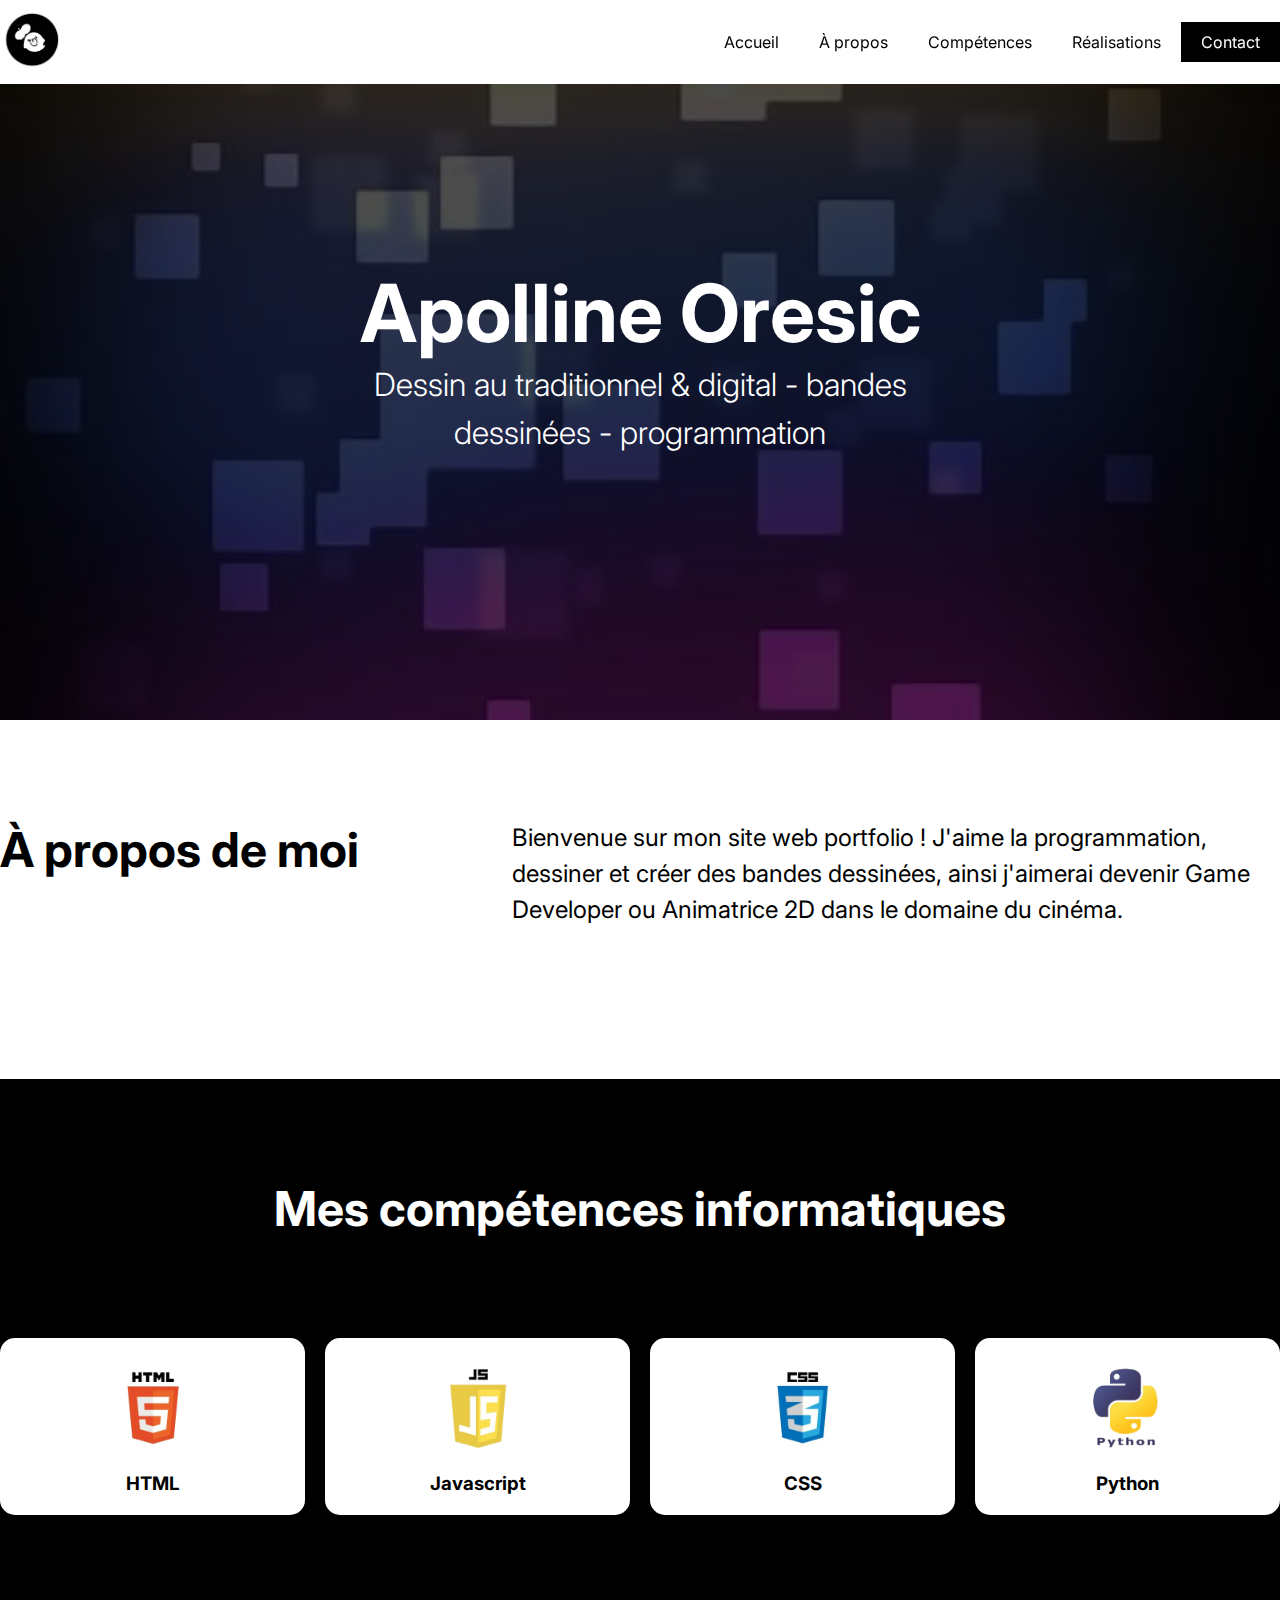
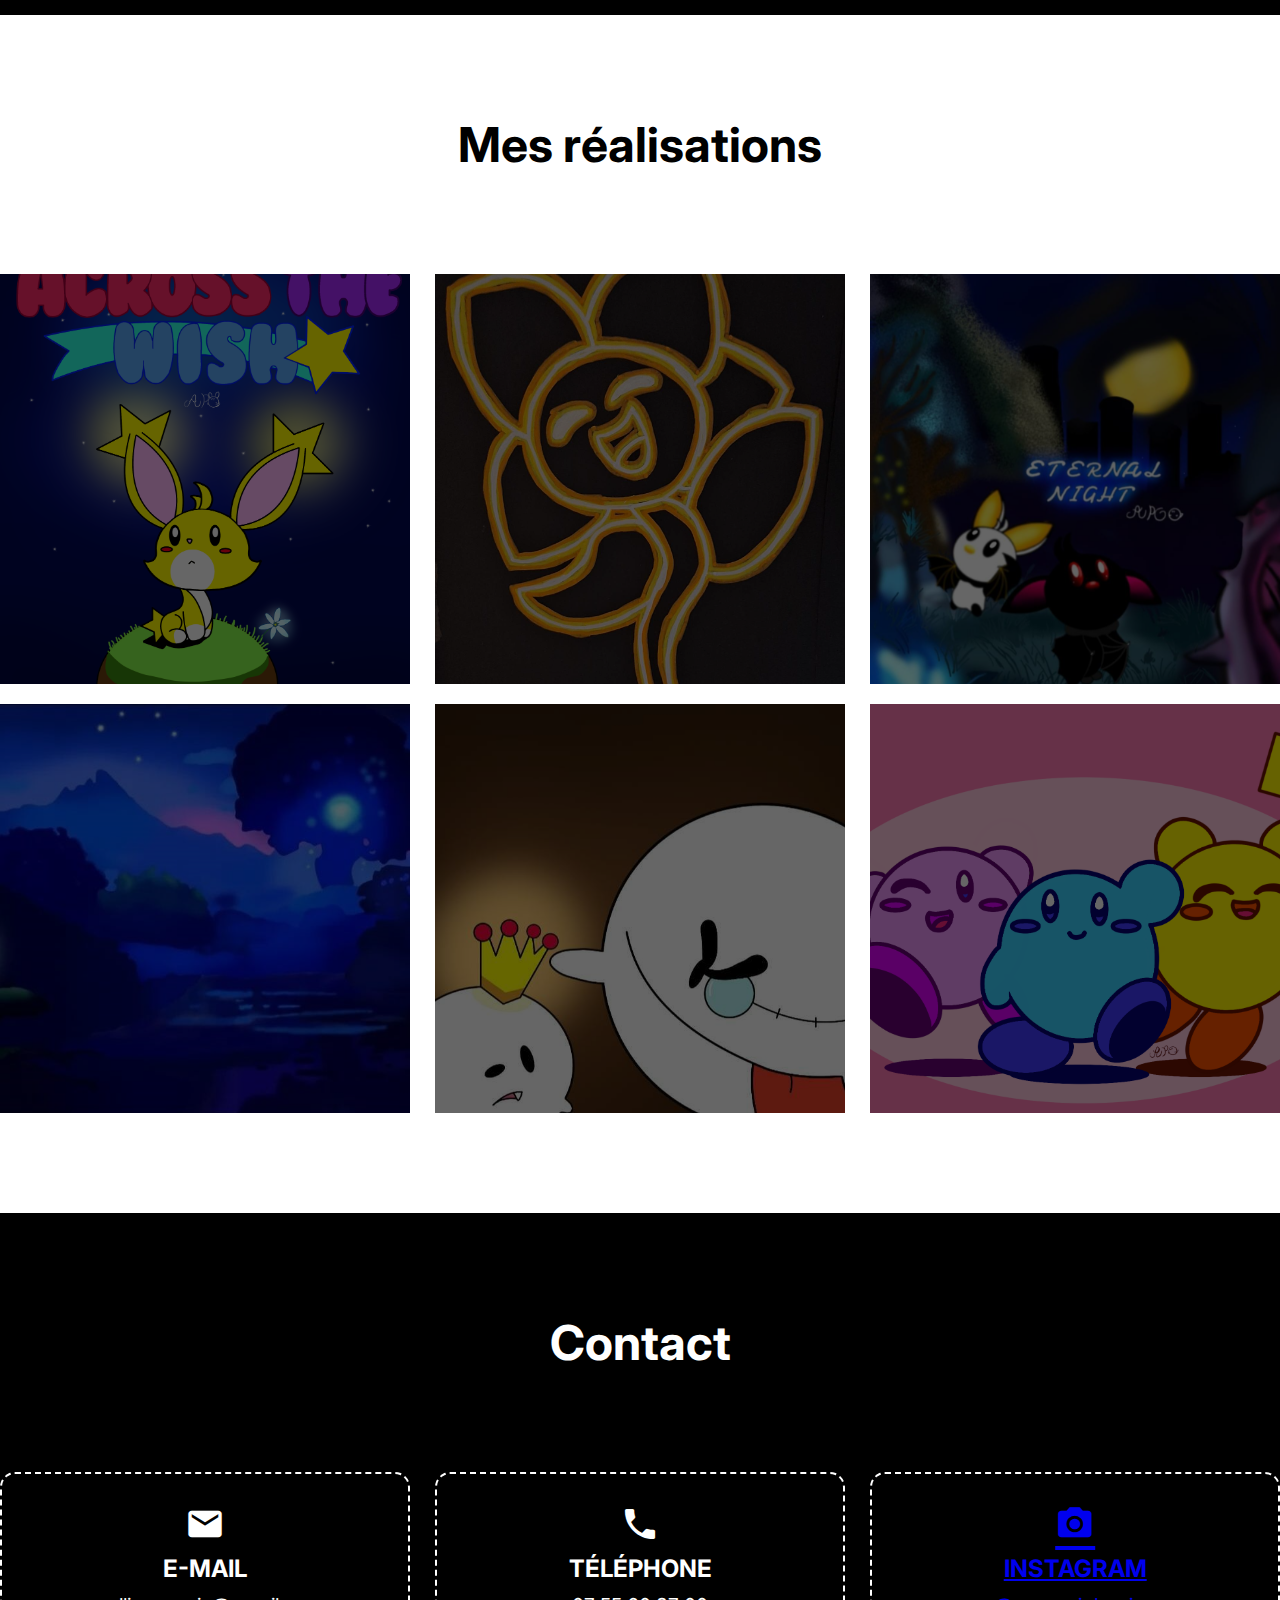
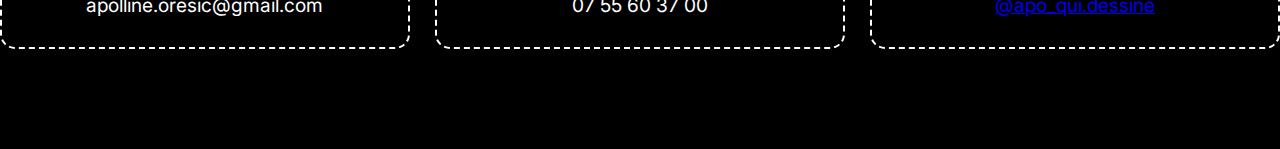
<file: index.html>
<!DOCTYPE html>
<html>
    <head>
        <meta charset="utf-8" />
        <meta name="viewport" content="width=device-width, initial-scale=1" />
        <title>Mon portfolio</title>
        <meta type="description" content="Voici mon portfolio" />
        <link href="https://fonts.googleapis.com/icon?family=Material+Icons" rel="stylesheet">
        <link rel="stylesheet" href="https://fonts.googleapis.com/css2?family=Material+Symbols+Outlined:opsz,wght,FILL,GRAD@24,400,0,0&icon_names=call" />
        <link rel="stylesheet" href="https://fonts.googleapis.com/css2?family=Material+Symbols+Outlined:opsz,wght,FILL,GRAD@24,400,0,0&icon_names=photo_camera" />
        <link rel="stylesheet" href="styles/styles.css" type="text/css">
    </head>
    <body>
        <header>
            <div class="boxed">
                <div class="flex aligncenter space-between">
                    <button onclick="openMenu()" class="header-menu-mobile">
                        <span class="material-icons">menu</span>
                    </button>
                    <a href="img/website/Apopo_logo.png" class="header-logo">
                        <img src="img/website/Apopo_logo.png">
                    </a>
                    <ul class="header-menu">
                        <li><a href="#accueil">Accueil</a></li>
                        <li><a href="#apropos">À propos</a></li>
                        <li><a href="#competences">Compétences</a></li>
                        <li><a href="#realisations">Réalisations</a></li>
                        <li><a href="#contact">Contact</a></li>
                    </ul>
                </div>
            </div>
        </header>
        <div id="accueil" class="slider">
            <img src="img/website/slider.jpg" class="slider-background">
            <div class="slider-content">
                <h1>Apolline Oresic</h1>
                <p>Dessin au traditionnel & digital - bandes dessinées - programmation</p>
            </div>
        </div>

        <div id="apropos" class="section">
            <div class="boxed">
                <div class="flex toColumn mCenter">
                    <div class="w40 wm100">
                        <h2>À propos de moi</h2> 
                    </div>
                    <div class="w60 wm100">
                        <p>Bienvenue sur mon site web portfolio ! J'aime la programmation, dessiner et créer des bandes dessinées, ainsi j'aimerai devenir Game Developer ou Animatrice 2D dans le domaine du cinéma.</p>
                    </div>
                </div>
            </div>
        </div>

        <div id="competences" class="section dark">
            <div class="boxed text-center">
                <h2>Mes compétences informatiques</h2>
                <div class="flex toColumn gap20">
                    <div class="w25 wm100 skill">
                        <img src="img/website/html_logo.png">
                        <h3>HTML</h3>
                    </div>
                    <div class="w25 wm100 skill">
                        <img src="img/website/javascript_logo.png">
                        <h3>Javascript</h3>
                    </div>
                    <div class="w25 wm100 skill">
                        <img src="img/website/css_logo.png">
                        <h3>CSS</h3>
                    </div>
                    <div class="w25 wm100 skill">
                        <img src="img/website/python_logo.png">
                        <h3>Python</h3>
                    </div>
                </div>
            </div>
        </div>

        <div id="realisations" class="section">
            <div class="boxed text-center">
                <h2>Mes réalisations</h2>
                <div class="flex wrap gap20 space-between">
                    <div class="w32 wm47 realisation">
                        <a href="./Gallery_1.html">
                            <img src="img/website/Title_AW_1.png">
                            <h3>[BD]
                                <br>Across the Wish</h3>
                        </a>
                    </div>
                    <div class="w32 wm47 realisation">
                        <a href="./Gallery_2.html">
                            <img src="img/website/Neon_flowers.jpg">
                            <h3>[Animation 2D]
                             <br> Neon Flowers</h3>
                        </a>
                    </div>
                    <div class="w32 wm47 realisation">
                        <a href="./Gallery_3.html">
                            <img src="img/website/Eternal Night.jpg">
                            <h3>[Jeu-vidéo] 
                                <br>Eternal Night</h3>
                        </a>
                    </div>
                    <div class="w32 wm47 realisation">
                        <a href="./Gallery_4.html">
                            <img src="img/website/Ori Nibel.jpg">
                            <h3>Ori and the Blind Forest</h3>
                        </a>
                    </div>
                    <div class="w32 wm47 realisation">
                        <a href="./Gallery_5.html">
                            <img src="img/website/Boo Haunt 3.jpg">
                            <h3>Boo Haunt -
                            <br> Restoration project</h3>
                        </a>
                    </div>
                    <div class="w32 wm47 realisation">
                        <a href="./Gallery_6.html">
                            <img src="img/website/Kirby friends.png">
                            <h3>Kirby</h3>
                        </a>
                    </div>
                </div>
            </div>
        </div>

        <div class="section dark">
            <div id="contact" class="boxed text-center">
                <h2>Contact</h2>
                <div class="flex toColumn space-between mgap20">
                    <div class="w32 wm100 contact">
                        <span class="material-icons icon">mail</span>
                        <span class="label">E-mail</span>
                        <span class="value">apolline.oresic@gmail.com</span>
                    </div>
                    <div class="w32 xm100 contact">
                        <span class="material-icons icon">call</span>
                        <span class="label">Téléphone</span>
                        <span class="value">07 55 60 37 00</span>
                    </div>
                    <div class="w32 wm100 contact">
                        <a href="https://www.instagram.com/apo_qui.dessine?igsh=MWx3dHhka3FlZW42Zg==">
                        <span class="material-icons icon">photo_camera</span>
                        <span class="label">Instagram</span>
                        <span class="value">@apo_qui.dessine</span>
                        </a>
                    </div>
                </div>
            </div>
        </div>

    </body>

    <script src="js/app.js"></script>
</html>
</file>
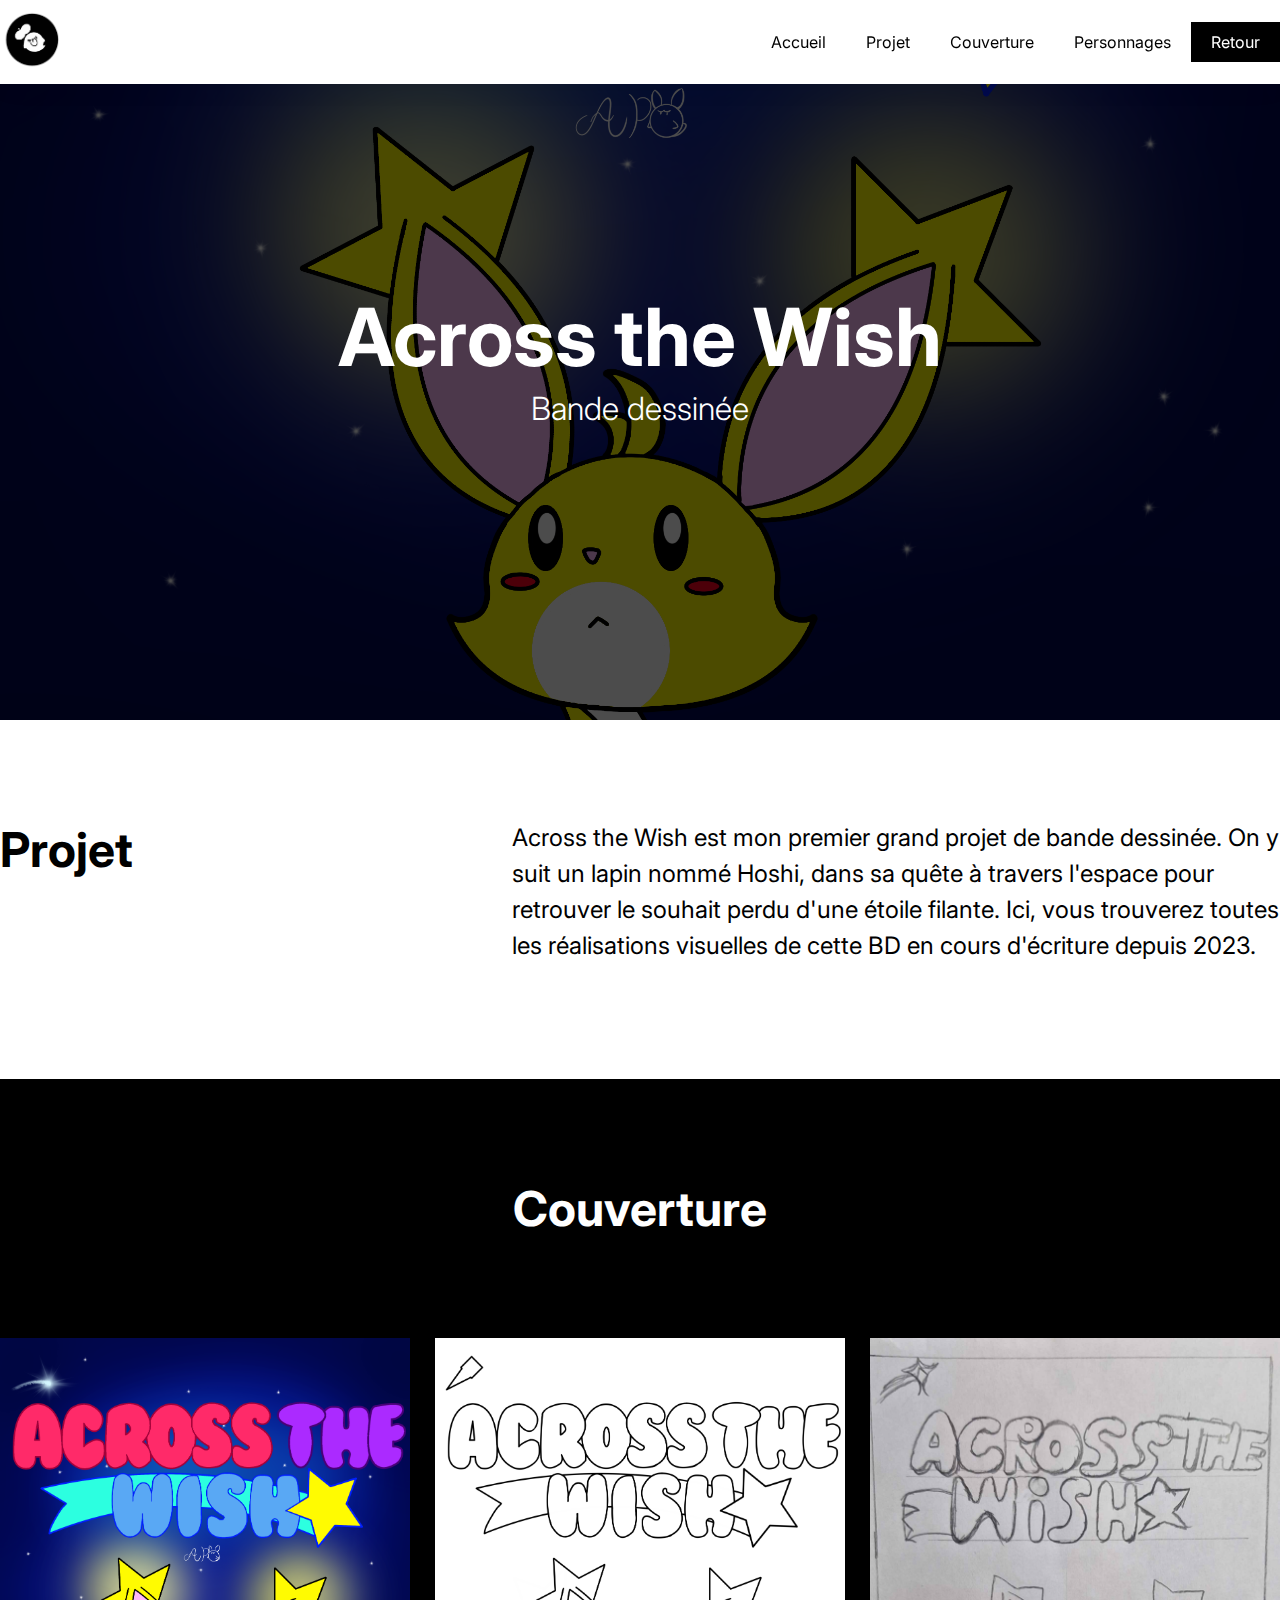
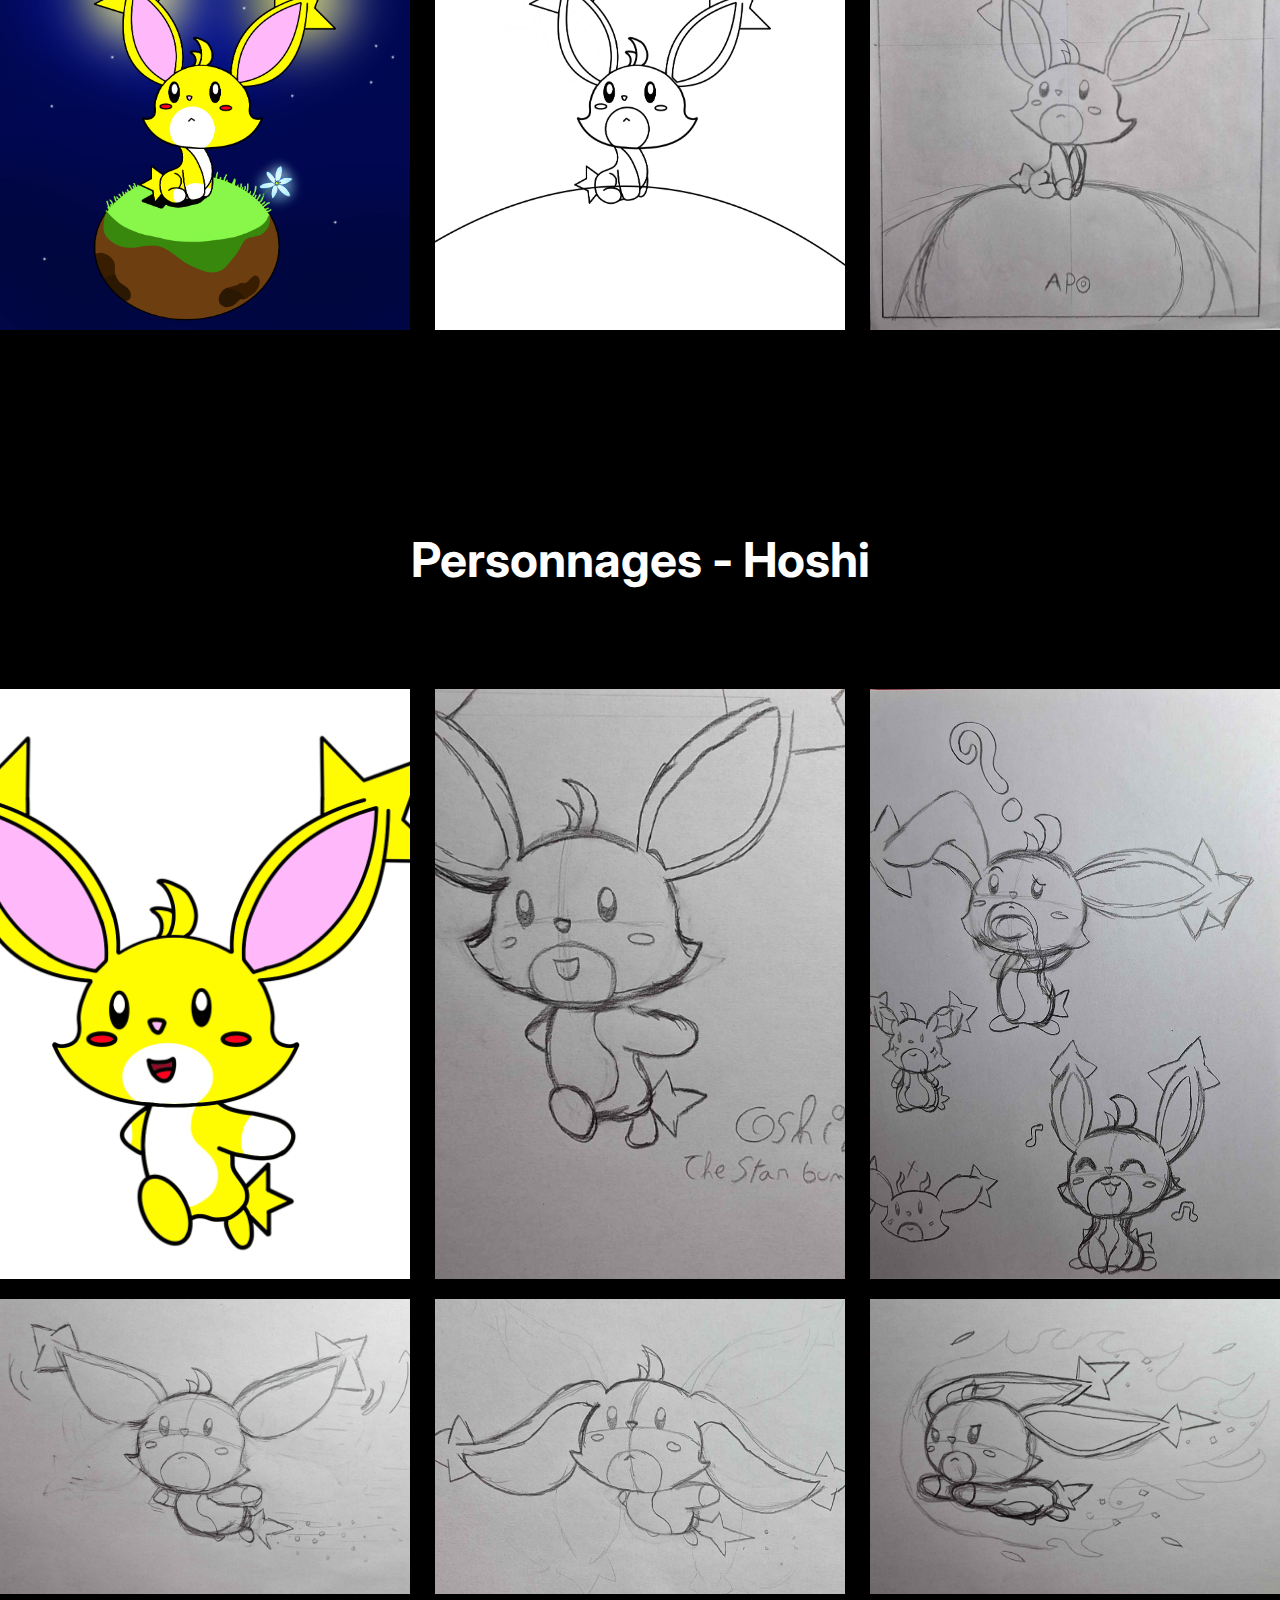
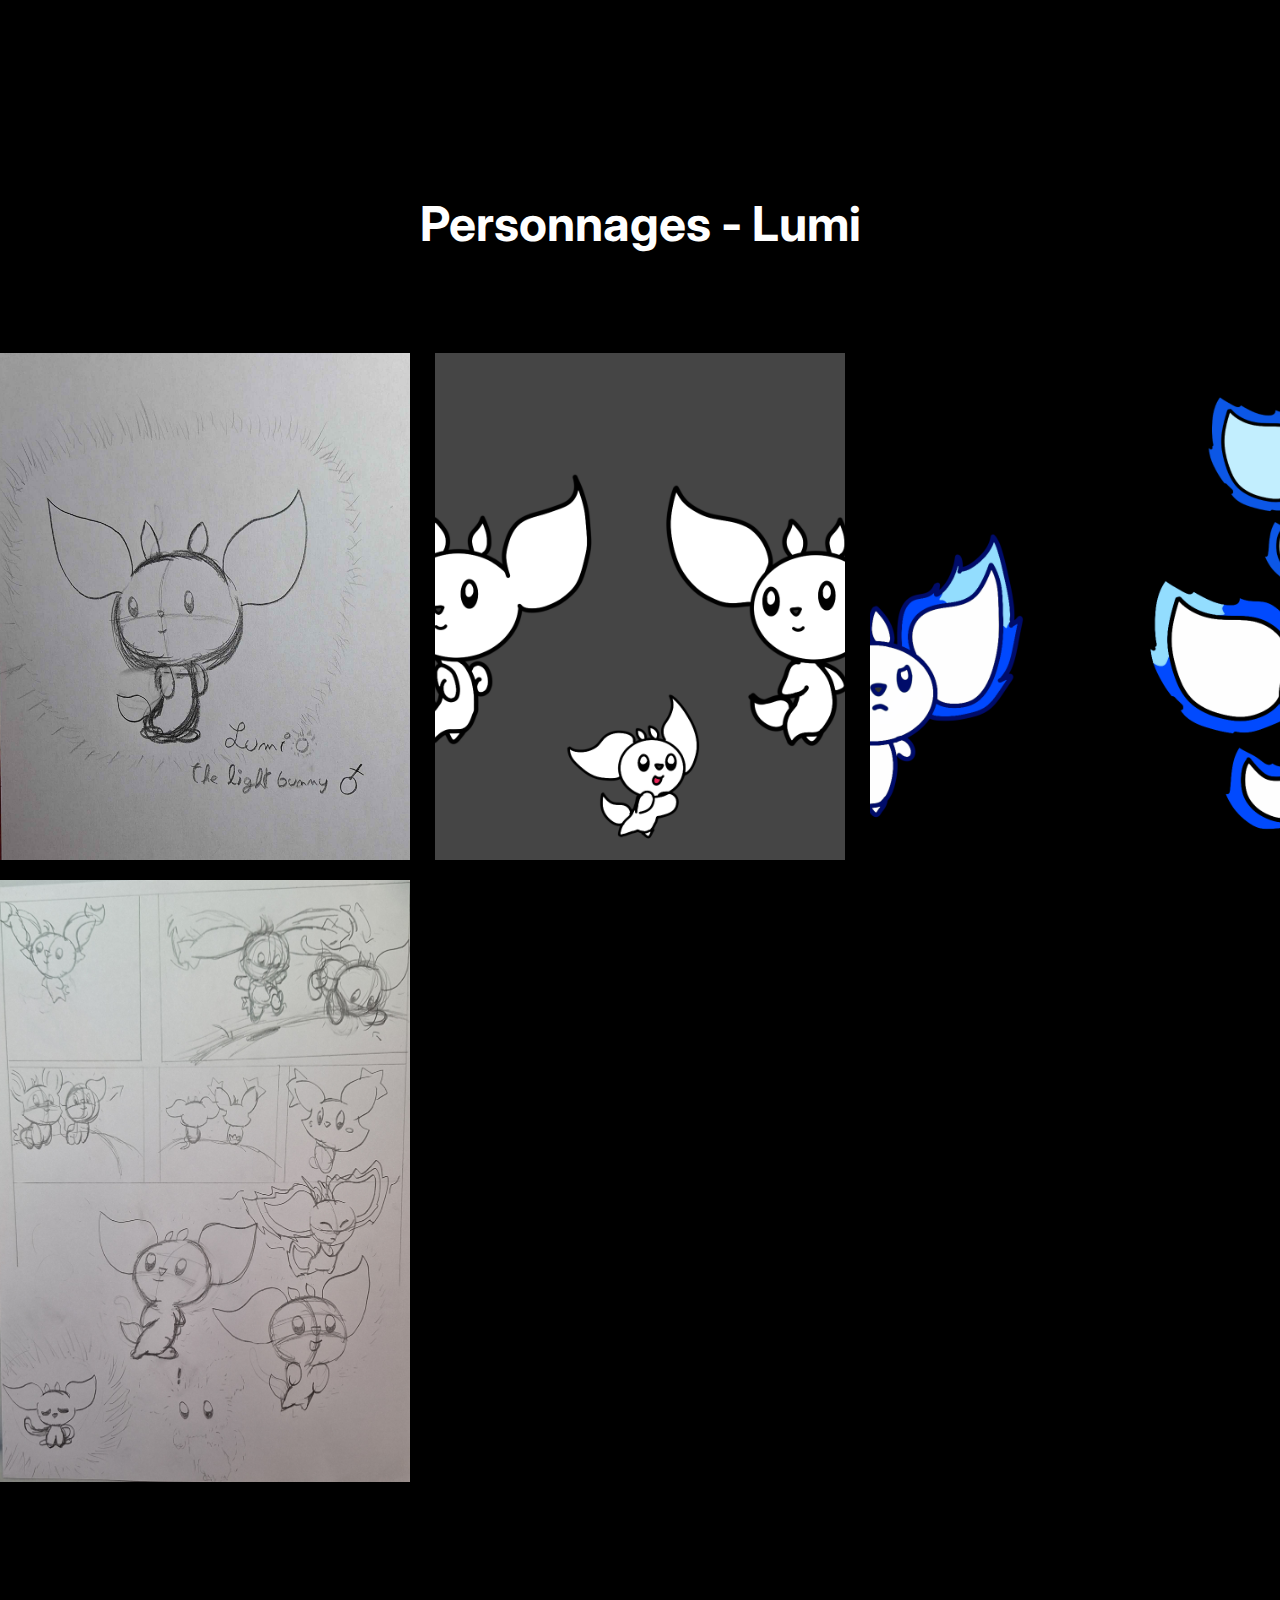
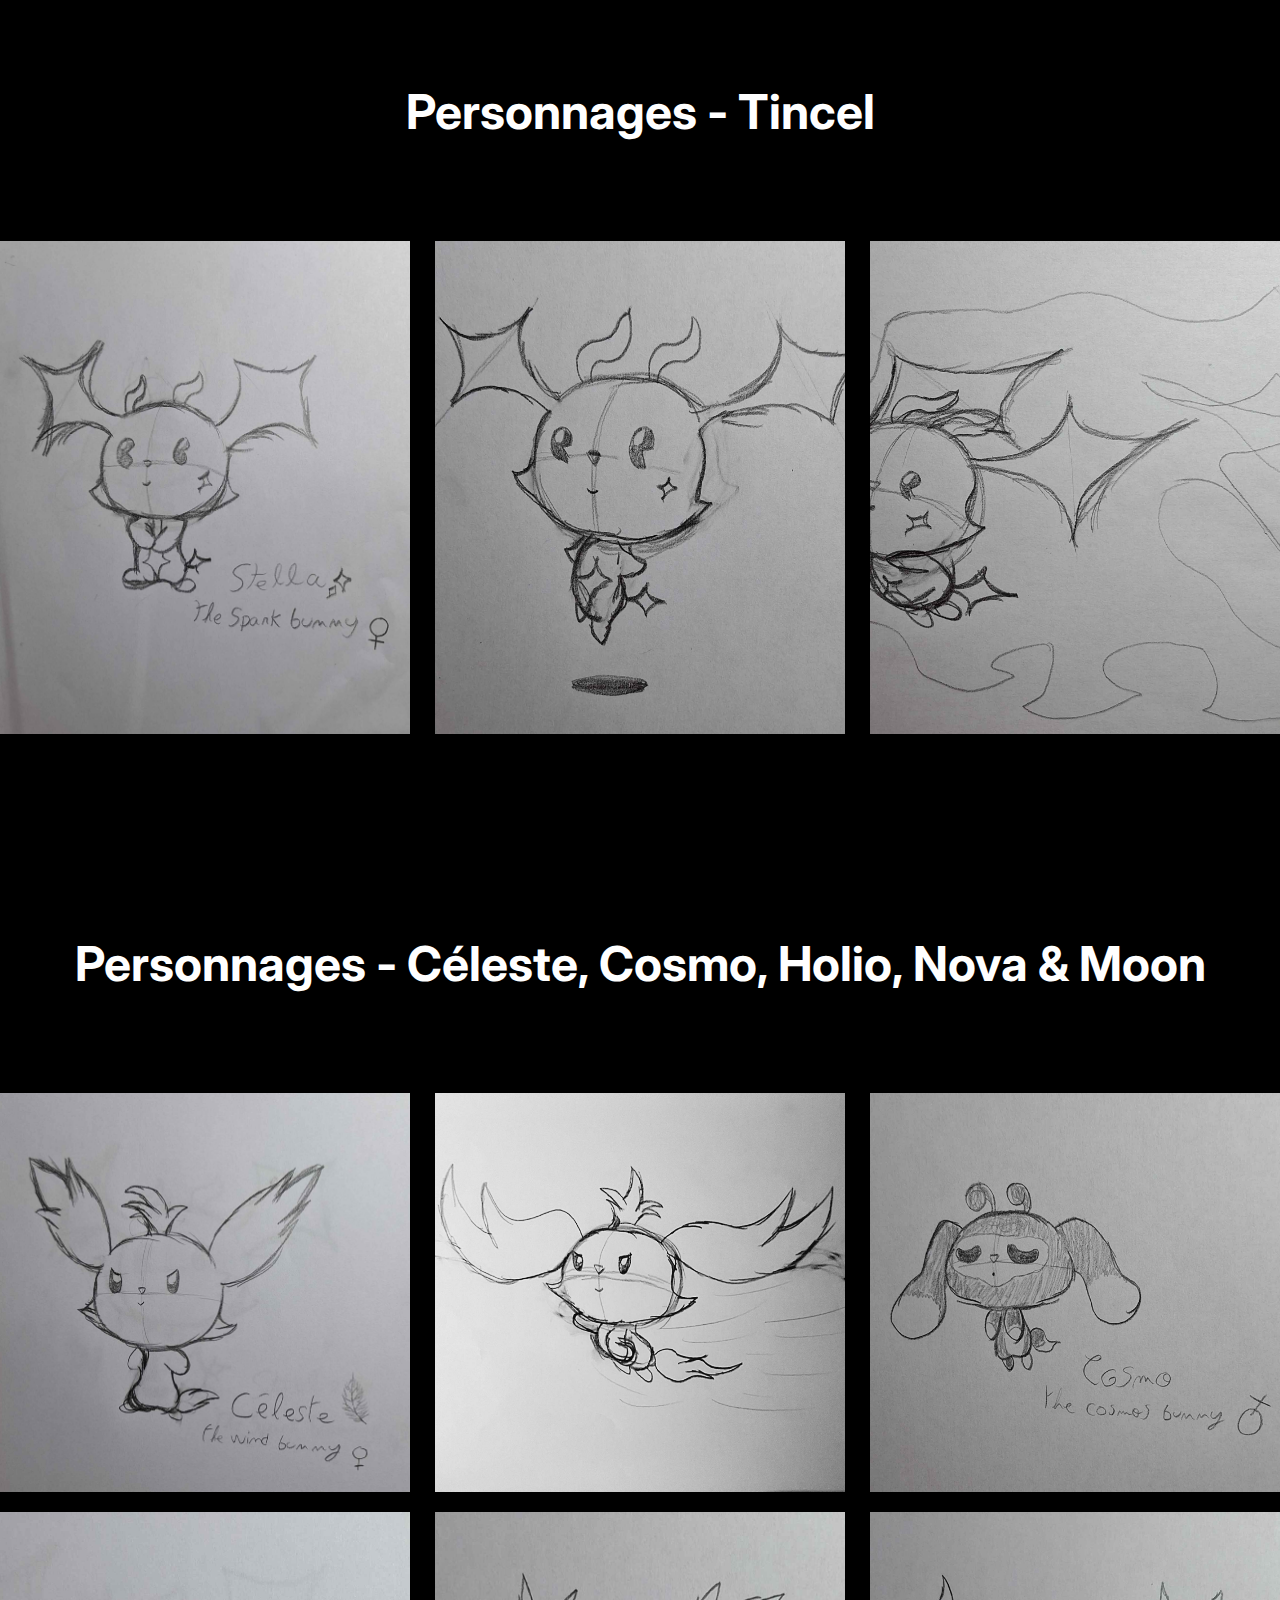
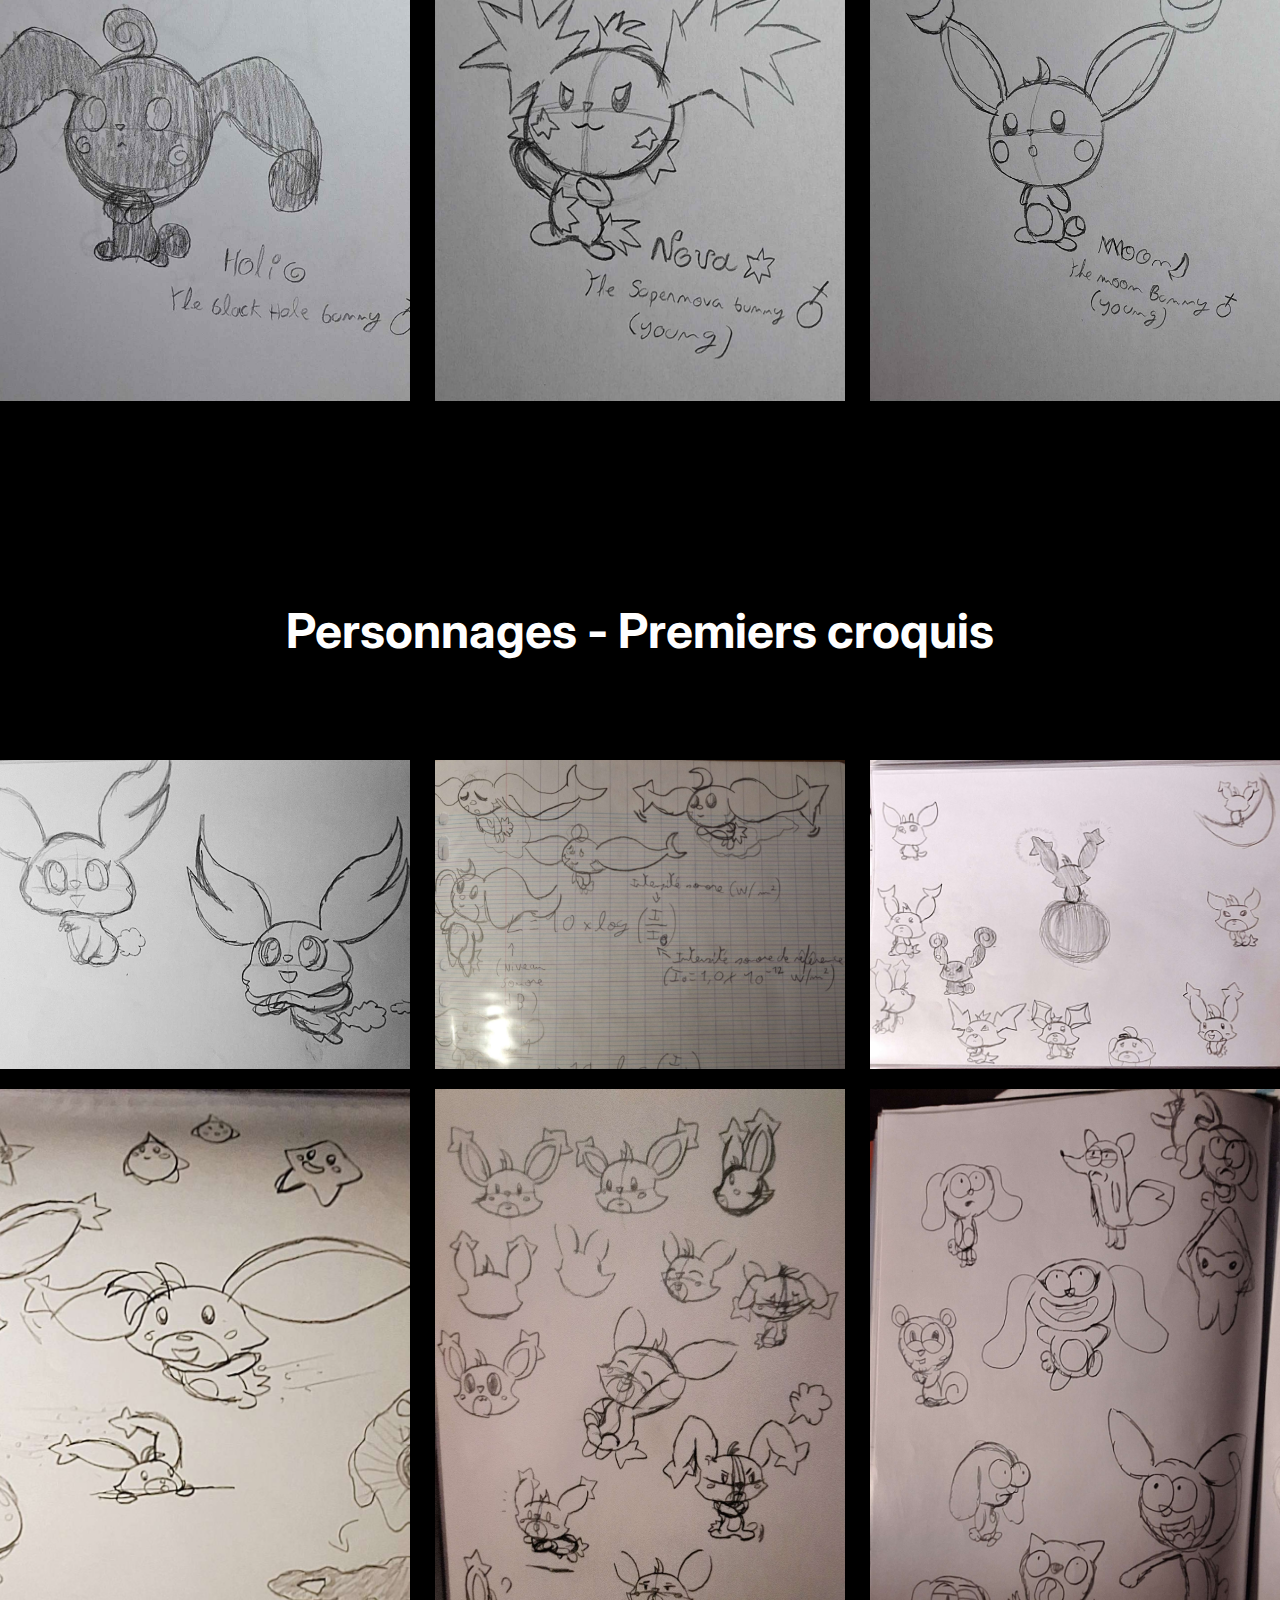
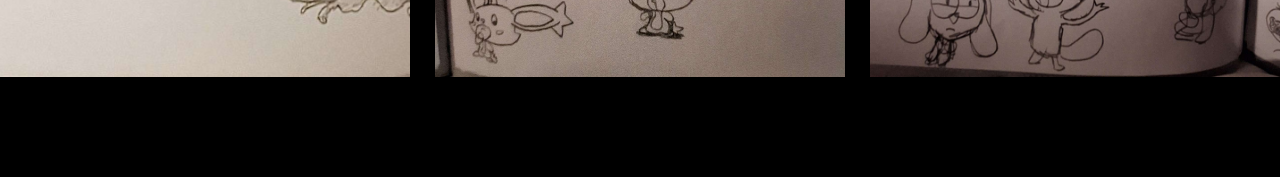
<file: Gallery_1.html>
<!DOCTYPE html>
<html>
    <head>
        <meta charset="utf-8" />
        <meta name="viewport" content="width=device-width, initial-scale=1" />
        <title>Acrossthewishgallery</title>
        <meta type="description" content="Voici mon portfolio" />
        <link rel="stylesheet" href="styles/styles.css" type="text/css">
    </head>
    <body>
        <header>
            <div class="boxed">
                <div class="flex aligncenter space-between">
                    <button onclick="openMenu()" class="header-menu-mobile">
                        <span class="material-icons">menu</span>
                    </button>
                    <a href="img/website/Apopo_logo.png" class="header-logo">
                        <img src="img/website/Apopo_logo.png">
                    </a>
                    <ul class="header-menu">
                        <li><a href="#accueil">Accueil</a></li>
                        <li><a href="#projet">Projet</a></li>
                        <li><a href="#couverture">Couverture</a></li>
                        <li><a href="#personnages">Personnages</a></li>
                        <li><a href="./index.html">Retour</a></li>
                    </ul>
                </div>
            </div>
        </header>
        <div id="accueil" class="slider">
                <img src="img/Gallery_1/Title/Title_AW.png" class="slider-background">
                <div class="slider-content">
                    <h1>Across the Wish</h1>
                    <p>Bande dessinée</p>
                </div>
            </div>

        <div id="projet" class="section">
            <div class="boxed">
                <div class="flex toColumn mCenter">
                    <div class="w40 wm100">
                        <h2>Projet</h2> 
                    </div>
                    <div class="w60 wm100">
                        <p>Across the Wish est mon premier grand projet de bande dessinée. On y suit un lapin nommé Hoshi, dans sa quête à travers l'espace pour retrouver le souhait perdu d'une étoile filante. Ici, vous trouverez toutes les réalisations visuelles de cette BD en cours d'écriture depuis 2023.</p>
                    </div>
                </div>
            </div>
        </div>

        <div id="couverture" class="section dark">
            <div class="boxed text-center"> 
                <h2>Couverture</h2>
                <div class="flex wrap gap20 space-between">
                    <div class="w32 wm47 gallery1">
                            <a href="img/Gallery_1/Title/Title_AW.png"><img src="img/Gallery_1/Title/Title_AW.png"></a>
                    </div>
                    <div class="w32 wm47 gallery1">
                            <a href="img/Gallery_1/Title/Title_croquis_numérique.png"><img src="img/Gallery_1/Title/Title_croquis_numérique.png"></a>
                    </div>
                    <div class="w32 wm47 gallery1">
                            <a href="img/Gallery_1/Title/Title_croquis.jpg"><img src="img/Gallery_1/Title/Title_croquis.jpg"></a>
                    </div>
                </div>
            </div>
        </div>
        <div id="personnages" class="section dark">
                <div class="boxed text-center"> 
                    <h2>Personnages - Hoshi</h2>
                    <div class="flex wrap gap20 space-between">
                        <div class="w32 wm47 gallery1">
                            <img src="img/Gallery_1/Character/Numérique/Hoshi_Artwork.png">
                    </div>
                    <div class="w32 wm47 gallery1">
                            <img src="img/Gallery_1/Character/croquis/Hoshi_croquis.jpg">
                    </div>
                    <div class="w32 wm47 gallery1">
                            <img src="img/Gallery_1/Character/croquis/Hoshi expressions_croquis.jpg">
                    </div>
                    <div class="w32 wm47 gallery1">
                        <img src="img/Gallery_1/Character/croquis/Hoshi fly 1_croquis.jpg">
                    </div>
                    <div class="w32 wm47 gallery1">
                        <img src="img/Gallery_1/Character/croquis/Hoshi fly 2_croquis.jpg">
                    </div>
                    <div class="w32 wm47 gallery1">
                        <img src="img/Gallery_1/Character/croquis/Hoshi dash_croquis.jpg">
                    </div>
                </div>
            </div>
        </div>
        <div class="section dark">
                <div class="boxed text-center"> 
                    <h2>Personnages - Lumi</h2>
                    <div class="flex wrap gap20 space-between">
                        <div class="w32 wm47 gallery1">
                                <a href="img/Gallery_1/Character/croquis/Lumi_croquis.jpg"><img src="img/Gallery_1/Character/croquis/Lumi_croquis.jpg"></a>
                    </div>
                    <div class="w32 wm47 gallery1">
                            <a href="img/Gallery_1/Character/Numérique/Lumi_Artwork.png"><img src="img/Gallery_1/Character/Numérique/Lumi_Artwork.png"></a>
                    </div>
                    <div class="w32 wm47 gallery1">
                            <a href="img/Gallery_1/Character/Numérique/Lumi_Artwork2.png"><img src="img/Gallery_1/Character/Numérique/Lumi_Artwork2.png"></a>
                    </div>
                    <div class="w32 wm47 gallery1">
                        <a href="img/Gallery_1/Character/croquis/Page de croquis.jpg"><img src="img/Gallery_1/Character/croquis/Page de croquis.jpg"></a>
                    </div>
                </div>
            </div>
        </div>
        <div class="section dark">
                <div class="boxed text-center"> 
                    <h2>Personnages - Tincel </h2>
                    <div class="flex wrap gap20 space-between">
                        <div class="w32 wm47 gallery1">
                                <a href="img/Gallery_1/Character/croquis/Stella.Tincel_croquis.jpg"><img src="img/Gallery_1/Character/croquis/Stella.Tincel_croquis.jpg"></a>
                    </div>
                    <div class="w32 wm47 gallery1">
                            <a href="img/Gallery_1/Character/croquis/Stella.Tincel 2_croquis.jpg"><img src="img/Gallery_1/Character/croquis/Stella.Tincel 2_croquis.jpg"></a>
                    </div>
                    <div class="w32 wm47 gallery1">
                            <a href="img/Gallery_1/Character/croquis/Stella.Tincel dash_croquis.jpg"><img src="img/Gallery_1/Character/croquis/Stella.Tincel dash_croquis.jpg"></a> 
                    </div>
                </div>
            </div>
        </div>
        <div class="section dark">
                <div class="boxed text-center"> 
                    <h2>Personnages - Céleste, Cosmo, Holio, Nova & Moon</h2>
                    <div class="flex wrap gap20 space-between">
                        <div class="w32 wm47 gallery1">
                                <a href="img/Gallery_1/Character/croquis/Céleste_croquis.jpg"><img src="img/Gallery_1/Character/croquis/Céleste_croquis.jpg"></a>
                        </div>
                        <div class="w32 wm47 gallery1">
                                <a href="img/Gallery_1/Character/croquis/Céleste_croquis_fly.jpg"><img src="img/Gallery_1/Character/croquis/Céleste_croquis_fly.jpg"></a>
                        </div>
                        <div class="w32 wm47 gallery1">
                                <a href="img/Gallery_1/Character/croquis/Cosmo_croquis.jpg"><img src="img/Gallery_1/Character/croquis/Cosmo_croquis.jpg"></a>
                        </div>
                        <div class="w32 wm47 gallery1">
                                <a href="img/Gallery_1/Character/croquis/Holio_croquis.jpg"><img src="img/Gallery_1/Character/croquis/Holio_croquis.jpg"></a>
                        </div>
                        <div class="w32 wm47 gallery1">
                                <a href="img/Gallery_1/Character/croquis/Nova_croquis.jpg"><img src="img/Gallery_1/Character/croquis/Nova_croquis.jpg"></a>
                        </div>
                        <div class="w32 wm47 gallery1">
                                <a href="img/Gallery_1/Character/croquis/Moon_croquis.jpg"><img src="img/Gallery_1/Character/croquis/Moon_croquis.jpg"></a>
                        </div>
                    </div>
                </div>
        </div>
        <div id="old" class="section dark">
                <div class="boxed text-center"> 
                    <h2>Personnages - Premiers croquis</h2>
                    <div class="flex wrap gap20 space-between">
                        <div class="w32 wm47 gallery1">
                            <a href="img/Gallery_1/Character/Old/First_rabbit.jpg"><img src="img/Gallery_1/Character/Old/First_rabbit.jpg"></a>
                    </div>
                    <div class="w32 wm47 gallery1">
                            <a href="img/Gallery_1/Character/Old/First_Hoshi.jpg"><img src="img/Gallery_1/Character/Old/First_Hoshi.jpg"></a>
                    </div>
                    <div class="w32 wm47 gallery1">
                            <a href="img/Gallery_1/Character/Old/Second_Hoshi.jpg"><img src="img/Gallery_1/Character/Old/Second_Hoshi.jpg"></a>
                    </div>
                    <div class="w32 wm47 gallery1">
                        <a href="img/Gallery_1/Character/Old/Third_Hoshi.jpg"><img src="img/Gallery_1/Character/Old/Third_Hoshi.jpg"></a>
                    </div>
                    <div class="w32 wm47 gallery1">
                        <a href="img/Gallery_1/Character/Old/Last_Hoshi.jpg"><img src="img/Gallery_1/Character/Old/Last_Hoshi.jpg"></a>
                    </div>
                    <div class="w32 wm47 gallery1">
                        <a href="img/Gallery_1/Character/Old/Cartoon_rabbit.jpg"><img src="img/Gallery_1/Character/Old/Cartoon_rabbit.jpg"></a>
                    </div>
                </div>
            </div>
        </div>
    
    </body>

    <script src="js/app.js"></script>
</html>
</file>
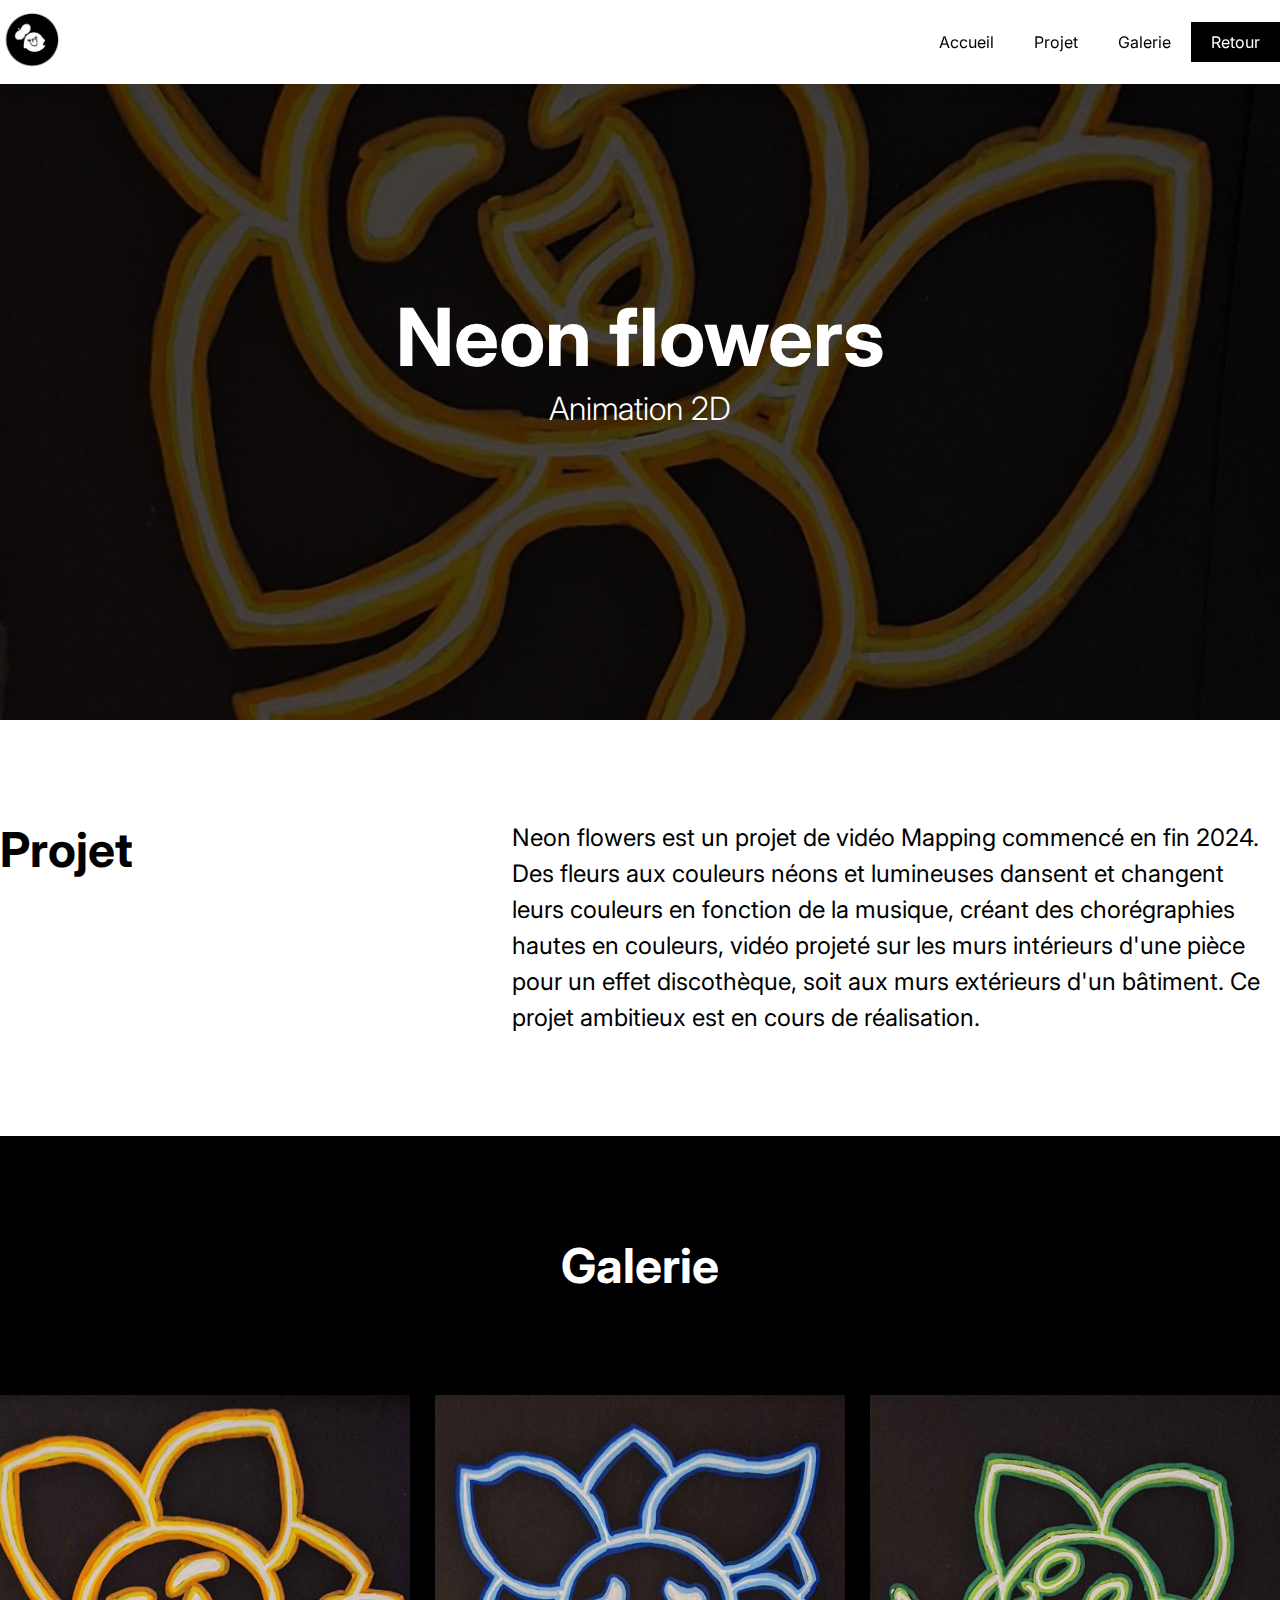
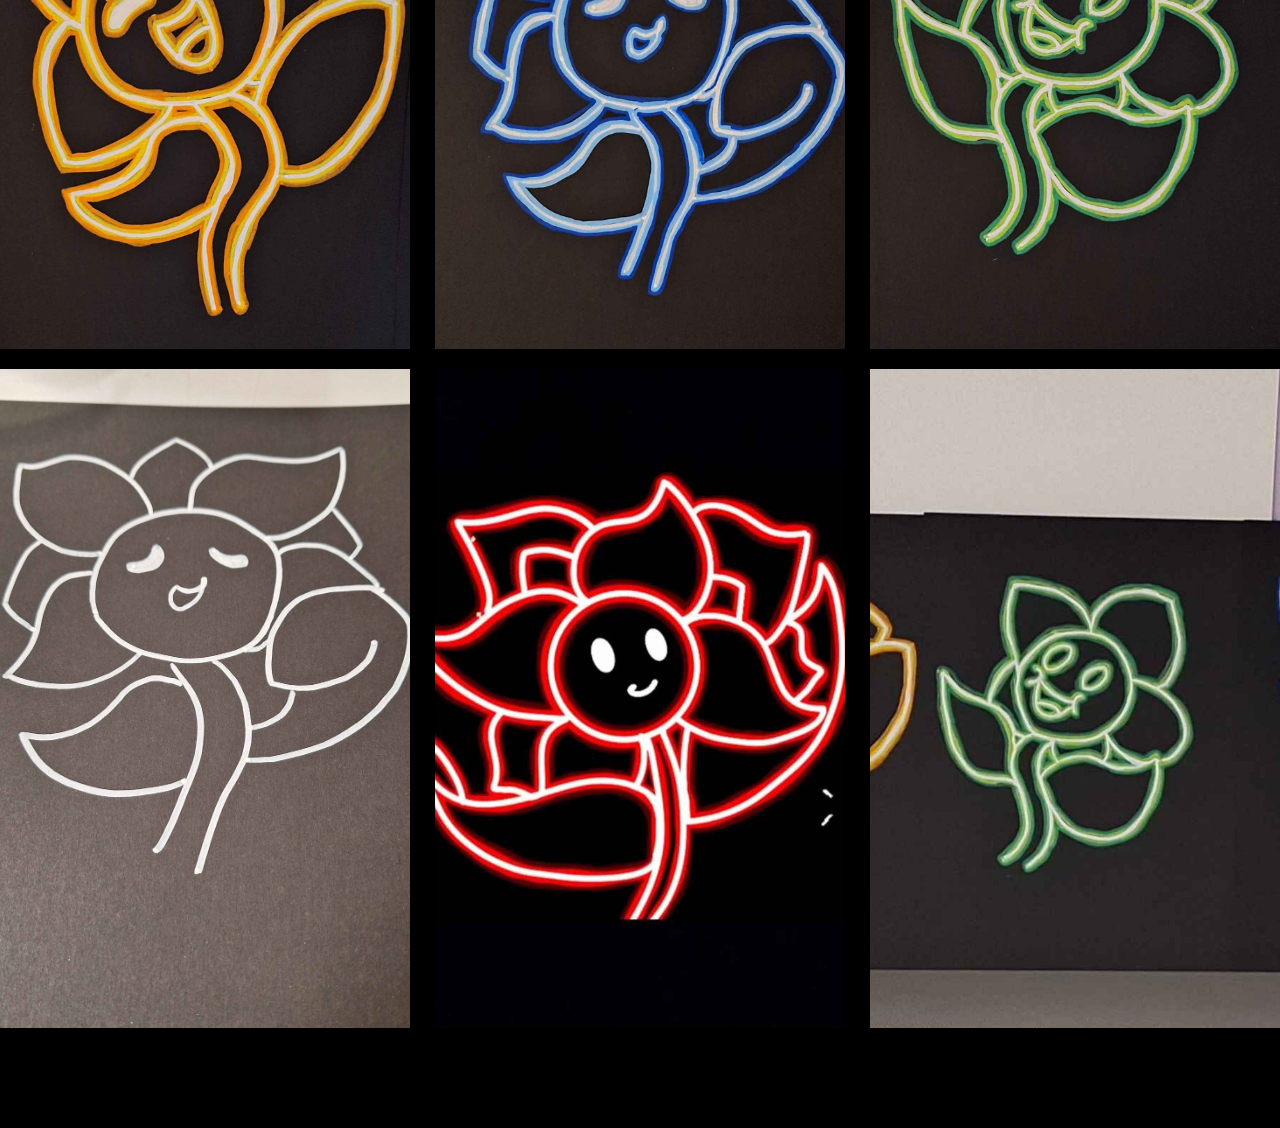
<file: Gallery_2.html>
<!DOCTYPE html>
<html>
    <head>
        <meta charset="utf-8" />
        <meta name="viewport" content="width=device-width, initial-scale=1" />
        <title>Neon flowers</title>
        <meta type="description" content="Voici mon portfolio" />
        <link rel="stylesheet" href="styles/styles.css" type="text/css">
    </head>
    <body>
        <header>
            <div class="boxed">
                <div class="flex aligncenter space-between">
                    <button onclick="openMenu()" class="header-menu-mobile">
                        <span class="material-icons">menu</span>
                    </button>
                    <a href="img/website/Apopo_logo.png" class="header-logo">
                        <img src="img/website/Apopo_logo.png">
                    </a>
                    <ul class="header-menu">
                        <li><a href="#accueil">Accueil</a></li>
                        <li><a href="#projet">Projet</a></li>
                        <li><a href="#galerie">Galerie</a></li>
                        <li><a href="./index.html">Retour</a></li>
                    </ul>
                </div>
            </div>
        </header>
        <div id="accueil" class="slider">
                <img src="img/Gallery_2/fleur_jaune.jpg" class="slider-background">
                <div class="slider-content">
                    <h1>Neon flowers</h1>
                    <p>Animation 2D</p>
                </div>
            </div>

        <div id="projet" class="section">
            <div class="boxed">
                <div class="flex toColumn mCenter">
                    <div class="w40 wm100">
                        <h2>Projet</h2> 
                    </div>
                    <div class="w60 wm100">
                        <p>Neon flowers est un projet de vidéo Mapping commencé en fin 2024. Des fleurs aux couleurs néons et lumineuses dansent et changent leurs couleurs en fonction de la musique, créant des chorégraphies hautes en couleurs, vidéo projeté sur les murs intérieurs d'une pièce pour un effet discothèque, soit aux murs extérieurs d'un bâtiment. Ce projet ambitieux est en cours de réalisation.</p>
                    </div>
                </div>
            </div>
        </div>

        <div id="galerie" class="section dark">
            <div class="boxed text-center"> 
                <h2>Galerie</h2>
                <div class="flex wrap gap20 space-between">
                    <div class="w32 wm47 gallery1">
                            <a href="img/Gallery_2/fleur_jaune.jpg"><img src="img/Gallery_2/fleur_jaune.jpg"></a>
                    </div>
                    <div class="w32 wm47 gallery1">
                            <a href="img/Gallery_2/fleur_bleue.jpg"><img src="img/Gallery_2/fleur_bleue.jpg"></a>
                    </div>
                    <div class="w32 wm47 gallery1">
                            <a href="img/Gallery_2/fleur_verte.jpg"><img src="img/Gallery_2/fleur_verte.jpg"></a>
                    </div>
                    <div class="w32 wm47 gallery1">
                        <a href="img/Gallery_2/fleur-prototype.jpg"><img src="img/Gallery_2/fleur-prototype.jpg"></a>
                </div>
                <div class="w32 wm47 gallery1">
                    <a href="img/Gallery_2/fleur_rouge.jpg"><img src="img/Gallery_2/fleur_rouge.jpg"></a>
            </div>
                <div class="w32 wm47 gallery1">
                    <a href="img/Gallery_2/fleurs_multiples.jpg"><img src="img/Gallery_2/fleurs_multiples.jpg"></a>
            </div>
                </div>
            </div>
        </div>
    </body>

    <script src="js/app.js"></script>
</html>
</file>
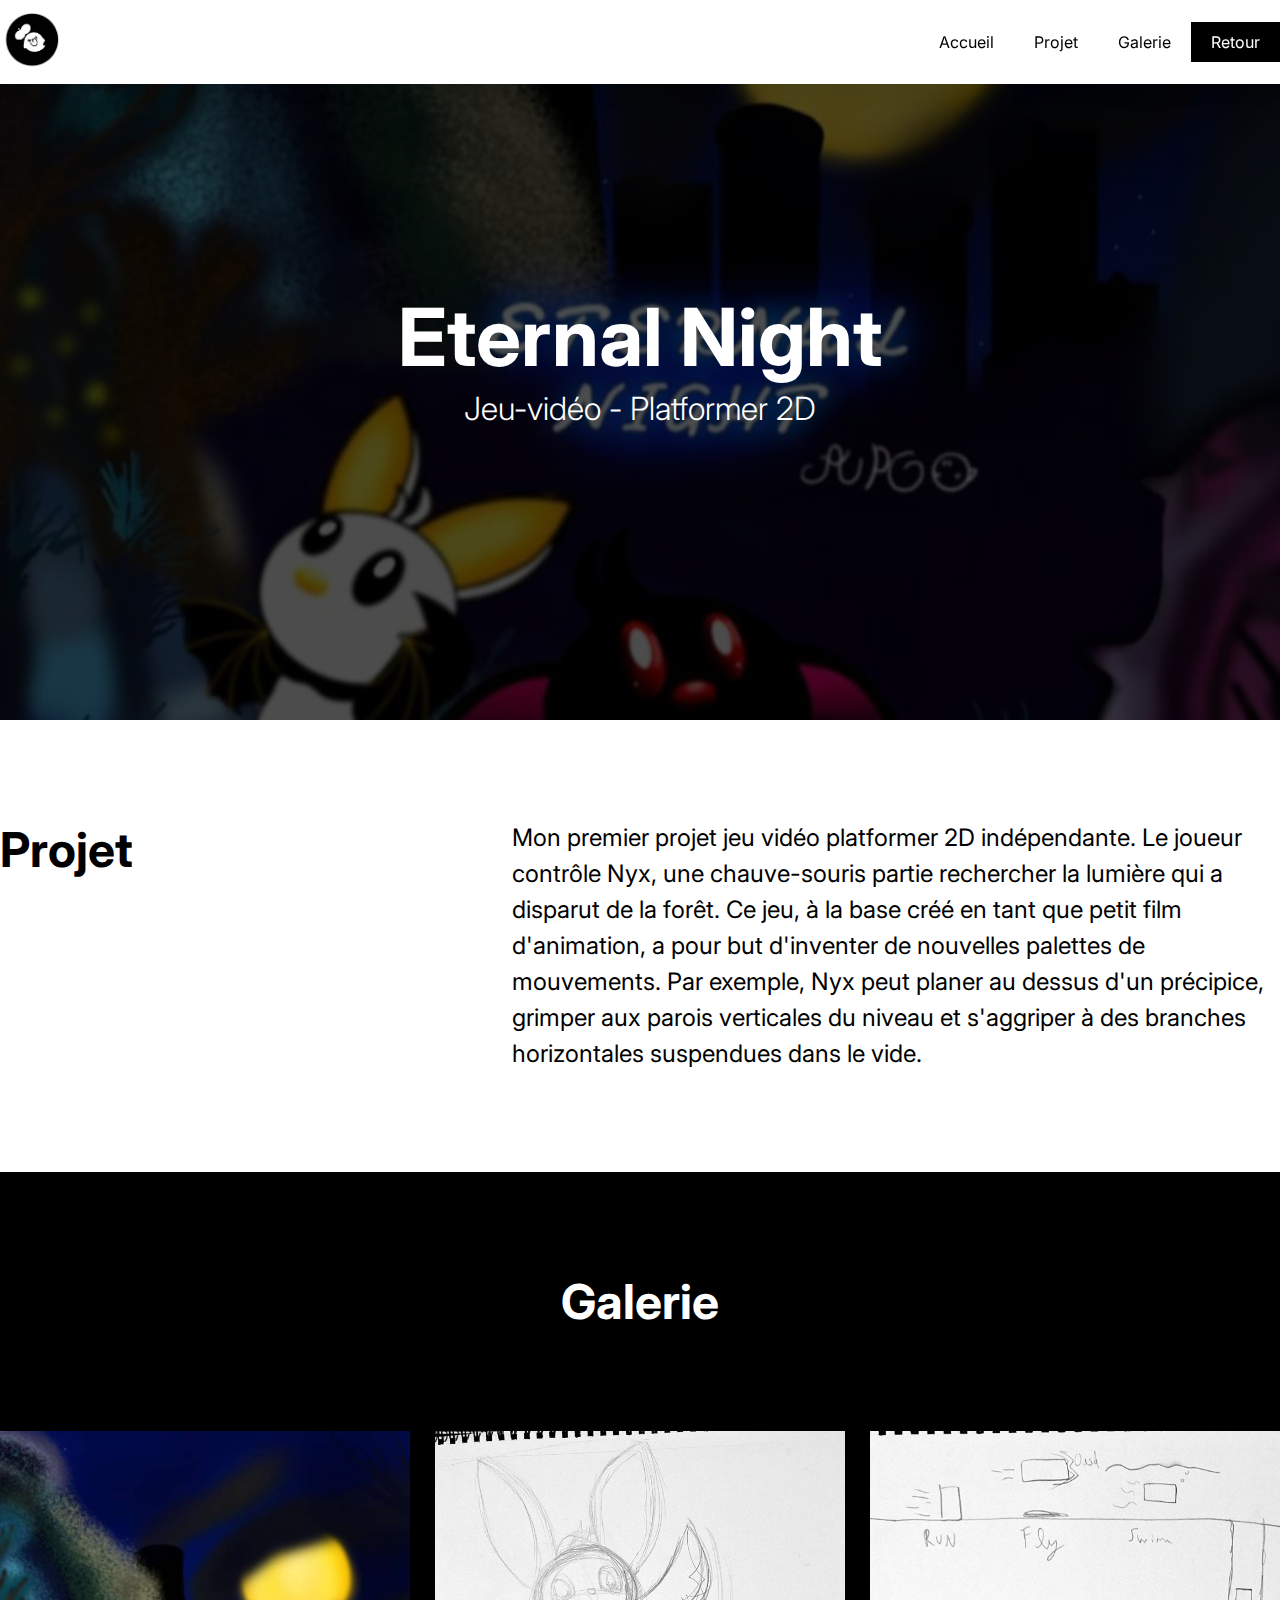
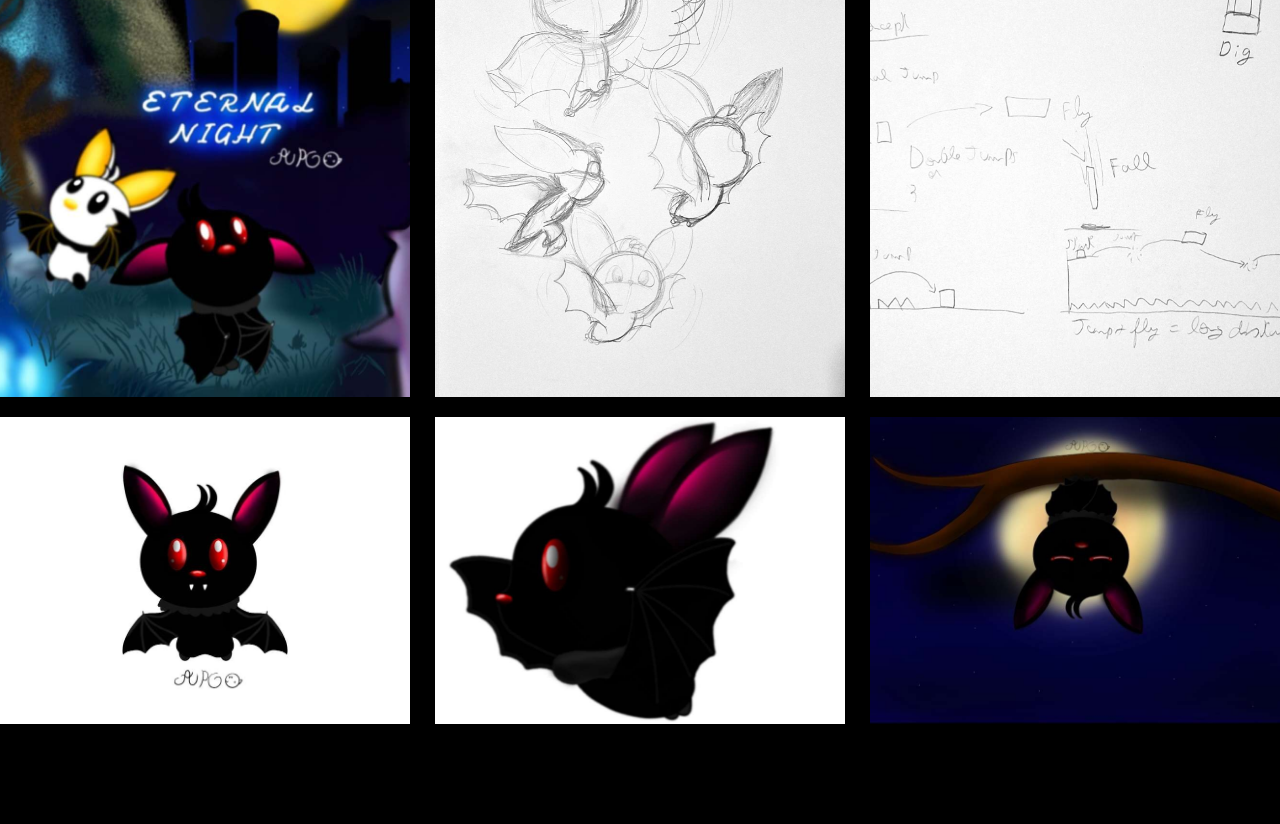
<file: Gallery_3.html>
<!DOCTYPE html>
<html>
    <head>
        <meta charset="utf-8" />
        <meta name="viewport" content="width=device-width, initial-scale=1" />
        <title>Eternal Night</title>
        <meta type="description" content="Voici mon portfolio" />
        <link rel="stylesheet" href="styles/styles.css" type="text/css">
    </head>
    <body>
        <header>
            <div class="boxed">
                <div class="flex aligncenter space-between">
                    <button onclick="openMenu()" class="header-menu-mobile">
                        <span class="material-icons">menu</span>
                    </button>
                    <a href="img/website/Apopo_logo.png" class="header-logo">
                        <img src="img/website/Apopo_logo.png">
                    </a>
                    <ul class="header-menu">
                        <li><a href="#accueil">Accueil</a></li>
                        <li><a href="#projet">Projet</a></li>
                        <li><a href="#galerie">Galerie</a></li>
                        <li><a href="./index.html">Retour</a></li>
                    </ul>
                </div>
            </div>
        </header>
        <div id="accueil" class="slider">
                <img src="img/Gallery_3/Eternal_Night.jpg" class="slider-background">
                <div class="slider-content">
                    <h1>Eternal Night</h1>
                    <p>Jeu-vidéo - Platformer 2D</p>
                </div>
            </div>

        <div id="projet" class="section">
            <div class="boxed">
                <div class="flex toColumn mCenter">
                    <div class="w40 wm100">
                        <h2>Projet</h2> 
                    </div>
                    <div class="w60 wm100">
                        <p>Mon premier projet jeu vidéo platformer 2D indépendante. Le joueur contrôle Nyx, une chauve-souris partie rechercher la lumière qui a disparut de la forêt. Ce jeu, à la base créé en tant que petit film d'animation, a pour but d'inventer de nouvelles palettes de mouvements. Par exemple, Nyx peut planer au dessus d'un précipice, grimper aux parois verticales du niveau et s'aggriper à des branches horizontales suspendues dans le vide.</p>
                    </div>
                </div>
            </div>
        </div>

        <div id="galerie" class="section dark">
            <div class="boxed text-center"> 
                <h2>Galerie</h2>
                <div class="flex wrap gap20 space-between">
                    <div class="w32 wm47 gallery1">
                            <a href="img/Gallery_3/Eternal_Night.jpg"><img src="img/Gallery_3/Eternal_Night.jpg"></a>
                    </div>
                    <div class="w32 wm47 gallery1">
                            <a href="img/Gallery_3/Nyx_croquis.jpg"><img src="img/Gallery_3/Nyx_croquis.jpg"></a>
                    </div>
                    <div class="w32 wm47 gallery1">
                            <a href="img/Gallery_3/Level concept.jpg"><img src="img/Gallery_3/Level concept.jpg"></a>
                    </div>
                    <div class="w32 wm47 gallery1">
                        <a href="img/Gallery_3/First_Nyx.jpg"><img src="img/Gallery_3/First_Nyx.jpg"></a>
                </div>
                <div class="w32 wm47 gallery1">
                    <a href="img/Gallery_3/Nyx_fly.jpg"><img src="img/Gallery_3/Nyx_fly.jpg"></a>
            </div>
            <div class="w32 wm47 gallery1">
                <a href="img/Gallery_3/Nyx_sleep.jpg"><img src="img/Gallery_3/Nyx_sleep.jpg"></a>
        </div>
                </div>
            </div>
        </div>
    </body>

    <script src="js/app.js"></script>
</html>
</file>
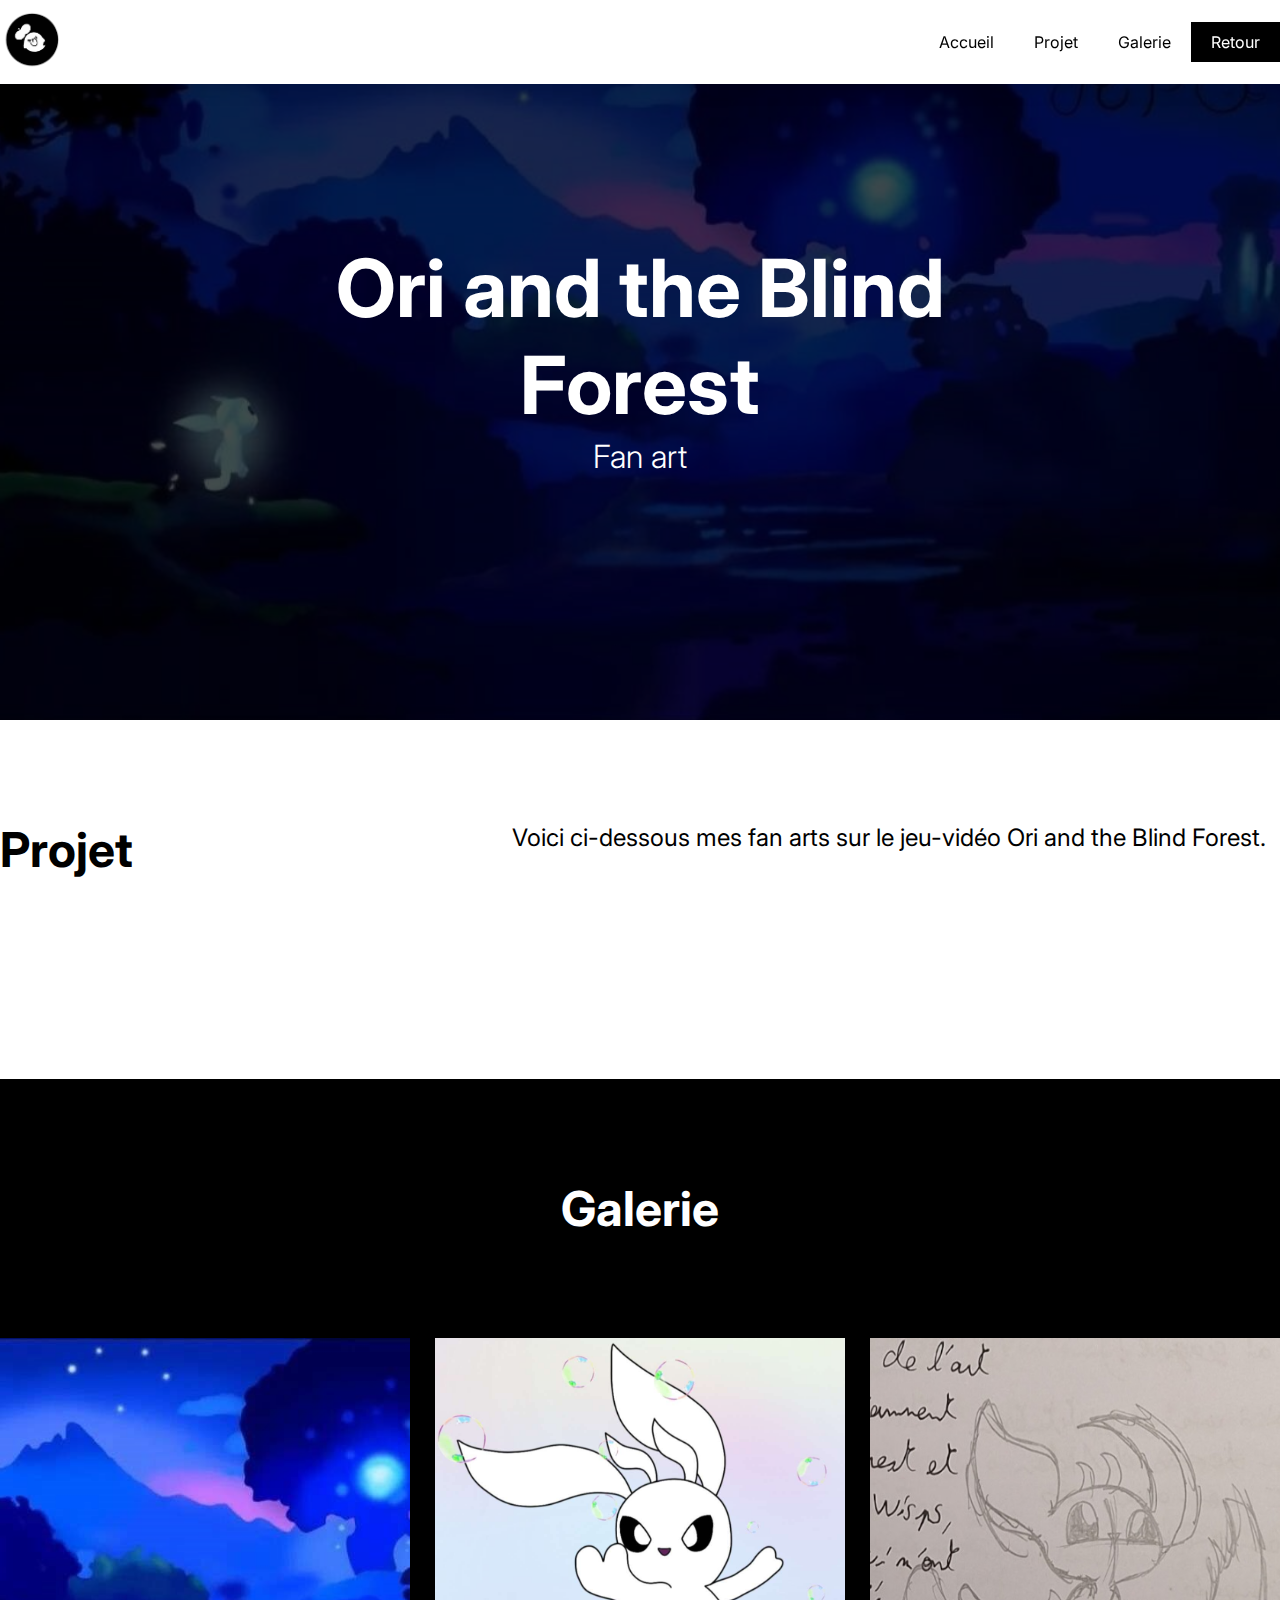
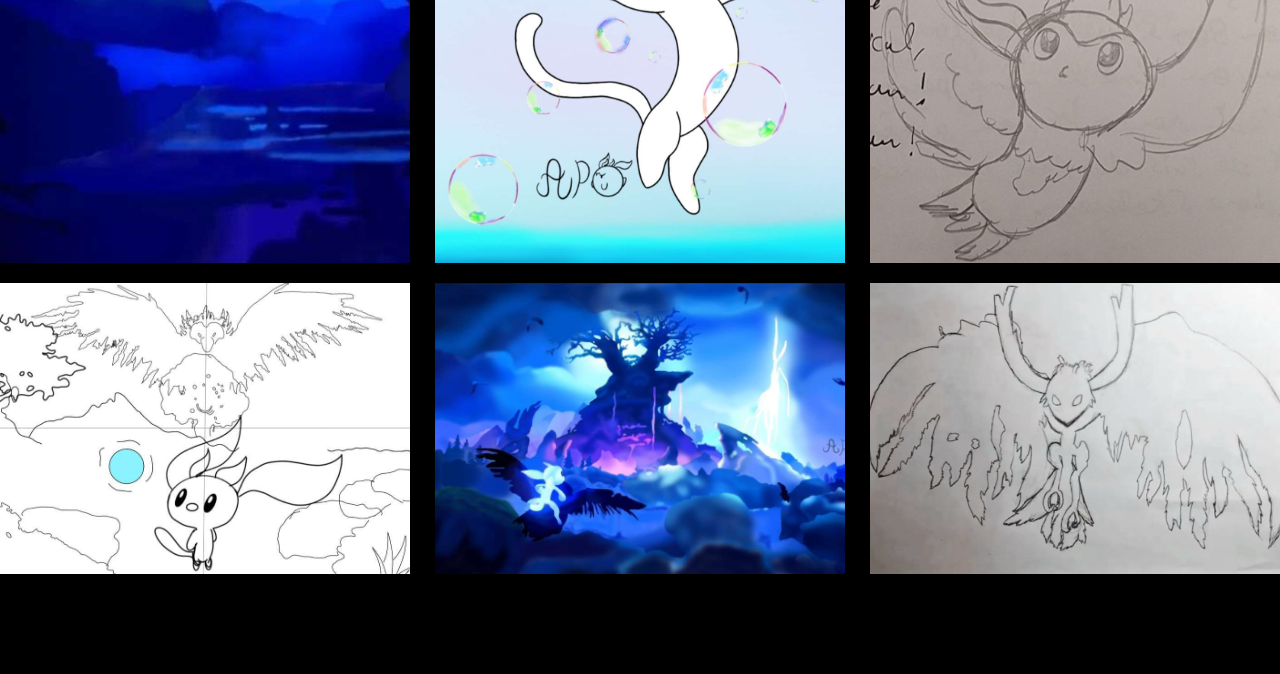
<file: Gallery_4.html>
<!DOCTYPE html>
<html>
    <head>
        <meta charset="utf-8" />
        <meta name="viewport" content="width=device-width, initial-scale=1" />
        <title>Ori and the Blind Forest</title>
        <meta type="description" content="Voici mon portfolio" />
        <link rel="stylesheet" href="styles/styles.css" type="text/css">
    </head>
    <body>
        <header>
            <div class="boxed">
                <div class="flex aligncenter space-between">
                    <button onclick="openMenu()" class="header-menu-mobile">
                        <span class="material-icons">menu</span>
                    </button>
                    <a href="img/website/Apopo_logo.png" class="header-logo">
                        <img src="img/website/Apopo_logo.png">
                    </a>
                    <ul class="header-menu">
                        <li><a href="#accueil">Accueil</a></li>
                        <li><a href="#projet">Projet</a></li>
                        <li><a href="#galerie">Galerie</a></li>
                        <li><a href="./index.html">Retour</a></li>
                    </ul>
                </div>
            </div>
        </header>
        <div id="accueil" class="slider">
                <img src="img/Gallery_4/Ori_Nibel.jpg" class="slider-background">
                <div class="slider-content">
                    <h1>Ori and the Blind Forest</h1>
                    <p>Fan art</p>
                </div>
            </div>

        <div id="projet" class="section">
            <div class="boxed">
                <div class="flex toColumn mCenter">
                    <div class="w40 wm100">
                        <h2>Projet</h2> 
                    </div>
                    <div class="w60 wm100">
                        <p>Voici ci-dessous mes fan arts sur le jeu-vidéo Ori and the Blind Forest.</p>
                    </div>
                </div>
            </div>
        </div>

        <div id="galerie" class="section dark">
            <div class="boxed text-center"> 
                <h2>Galerie</h2>
                <div class="flex wrap gap20 space-between">
                    <div class="w32 wm47 gallery1">
                            <a href="img/Gallery_4/Ori_Nibel.jpg"><img src="img/Gallery_4/Ori_Nibel.jpg"></a>
                    </div>
                    <div class="w32 wm47 gallery1">
                            <a href="img/Gallery_4/Ori_water.jpg"><img src="img/Gallery_4/Ori_water.jpg"></a>
                    </div>
                    <div class="w32 wm47 gallery1">
                            <a href="img/Gallery_4/Ori_fly.jpg"><img src="img/Gallery_4/Ori_fly.jpg"></a>
                    </div>
                    <div class="w32 wm47 gallery1">
                        <a href="img/Gallery_4/Ori_croquis.jpg"><img src="img/Gallery_4/Ori_croquis.jpg"></a>
                </div>
                <div class="w32 wm47 gallery1">
                    <a href="img/Gallery_4/Ori_Niwen.jpg"><img src="img/Gallery_4/Ori_Niwen.jpg"></a>
            </div>
            <div class="w32 wm47 gallery1">
                <a href="img/Gallery_4/Bird.jpg"><img src="img/Gallery_4/Bird.jpg"></a>
        </div>
                </div>
            </div>
        </div>
    </body>

    <script src="js/app.js"></script>
</html>
</file>
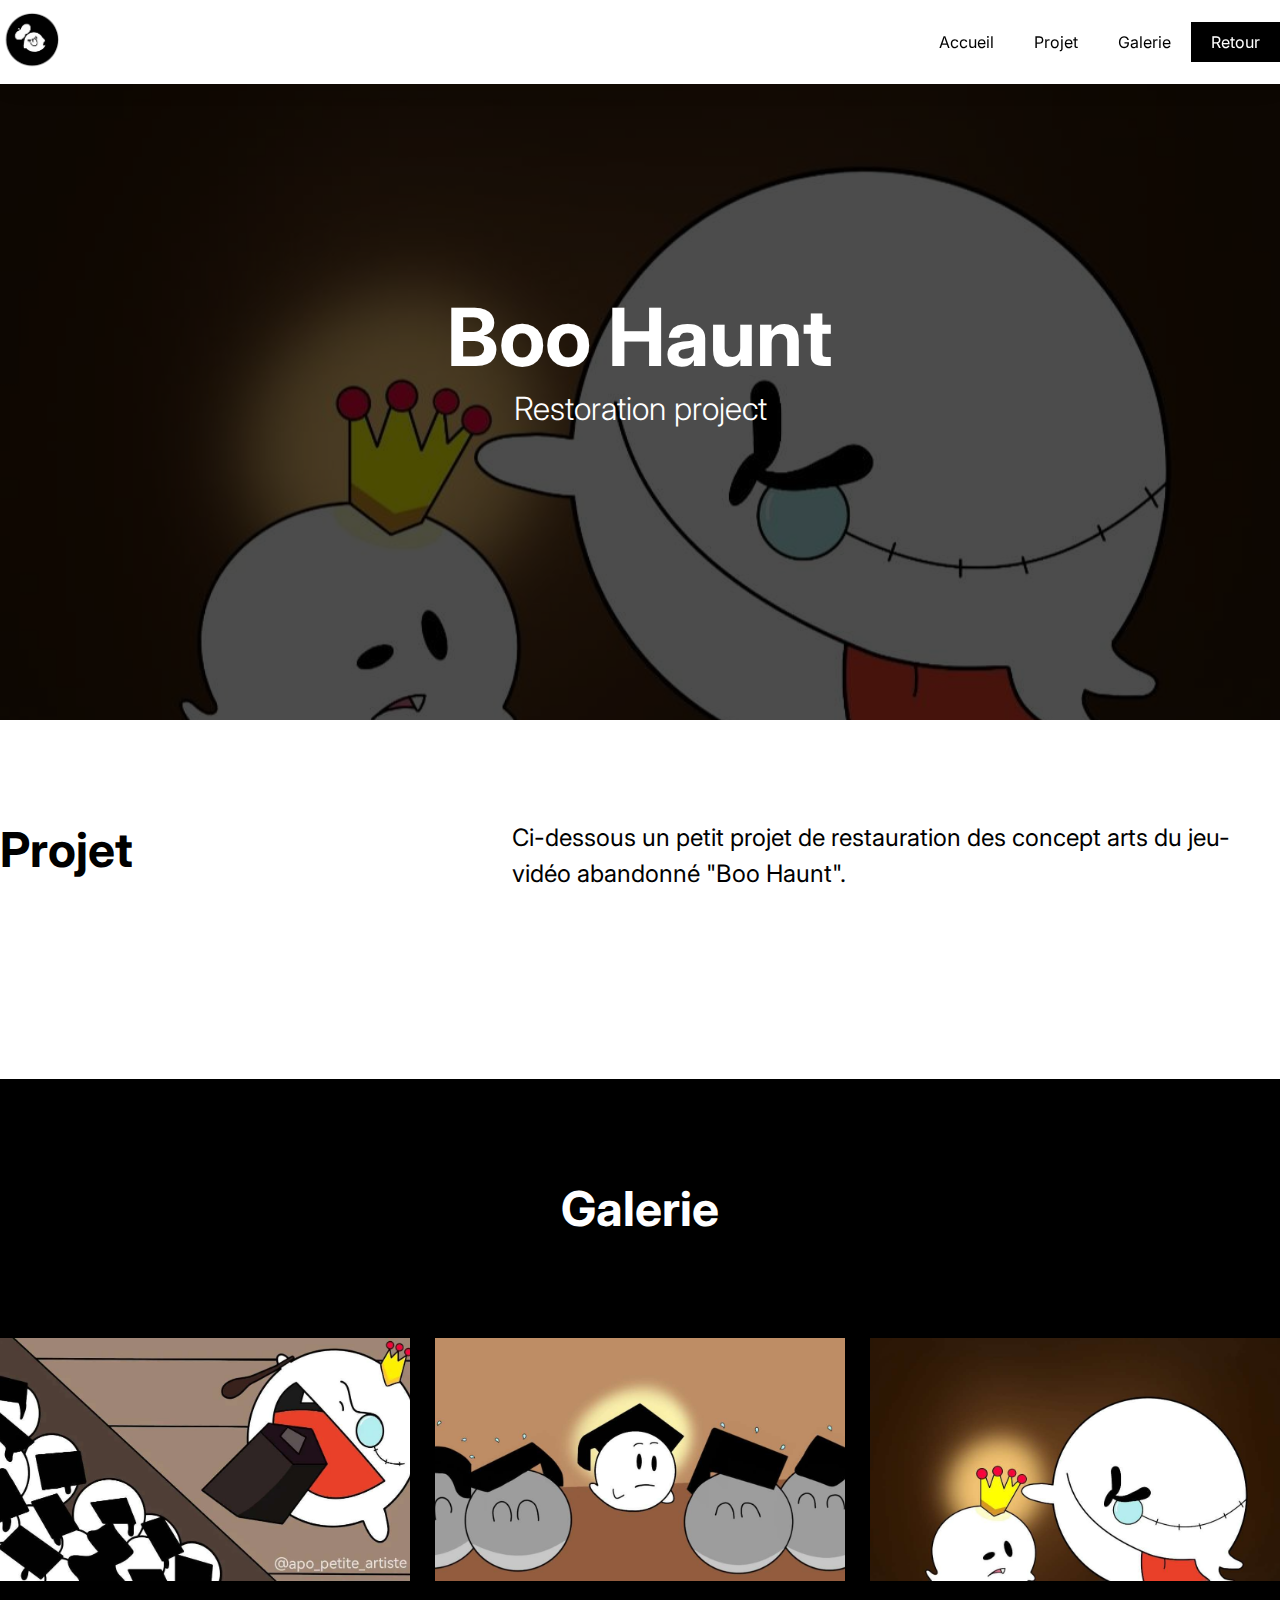
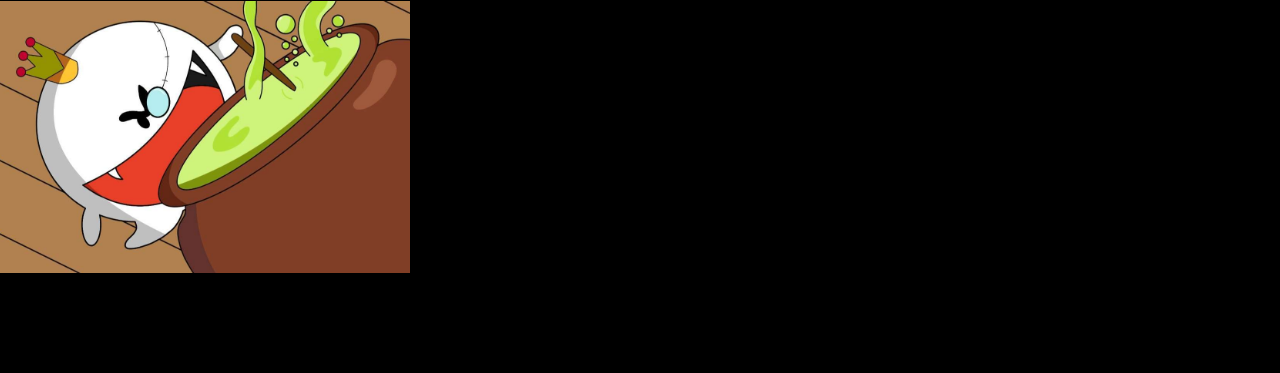
<file: Gallery_5.html>
<!DOCTYPE html>
<html>
    <head>
        <meta charset="utf-8" />
        <meta name="viewport" content="width=device-width, initial-scale=1" />
        <title>Boo Haunt</title>
        <meta type="description" content="Voici mon portfolio" />
        <link rel="stylesheet" href="styles/styles.css" type="text/css">
    </head>
    <body>
        <header>
            <div class="boxed">
                <div class="flex aligncenter space-between">
                    <button onclick="openMenu()" class="header-menu-mobile">
                        <span class="material-icons">menu</span>
                    </button>
                    <a href="img/website/Apopo_logo.png" class="header-logo">
                        <img src="img/website/Apopo_logo.png">
                    </a>
                    <ul class="header-menu">
                        <li><a href="#accueil">Accueil</a></li>
                        <li><a href="#projet">Projet</a></li>
                        <li><a href="#galerie">Galerie</a></li>
                        <li><a href="./index.html">Retour</a></li>
                    </ul>
                </div>
            </div>
        </header>
        <div id="accueil" class="slider">
                <img src="img/Gallery__5/Boo_Haunt 3.jpg" class="slider-background">
                <div class="slider-content">
                    <h1>Boo Haunt</h1>
                    <p>Restoration project</p>
                </div>
            </div>

        <div id="projet" class="section">
            <div class="boxed">
                <div class="flex toColumn mCenter">
                    <div class="w40 wm100">
                        <h2>Projet</h2> 
                    </div>
                    <div class="w60 wm100">
                        <p>Ci-dessous un petit projet de restauration des concept arts du jeu-vidéo abandonné "Boo Haunt".</p>
                    </div>
                </div>
            </div>
        </div>

        <div id="galerie" class="section dark">
            <div class="boxed text-center"> 
                <h2>Galerie</h2>
                <div class="flex wrap gap20 space-between">
                    <div class="w32 wm47 gallery1">
                            <a href="img/Gallery__5/Boo_Haunt 1.jpg"><img src="img/Gallery__5/Boo_Haunt 1.jpg"></a>
                    </div>
                    <div class="w32 wm47 gallery1">
                            <a href="img/Gallery__5/Boo_Haunt 2.jpg"><img src="img/Gallery__5/Boo_Haunt 2.jpg"></a>
                    </div>
                    <div class="w32 wm47 gallery1">
                            <a href="img/Gallery__5/Boo_Haunt 3.jpg"><img src="img/Gallery__5/Boo_Haunt 3.jpg"></a>
                    </div>
                    <div class="w32 wm47 gallery1">
                        <a href="img/Gallery__5/Boo_Haunt 4.jpg"><img src="img/Gallery__5/Boo_Haunt 4.jpg"></a>
                </div>
            </div>
        </div>
    </body>

    <script src="js/app.js"></script>
</html>
</file>
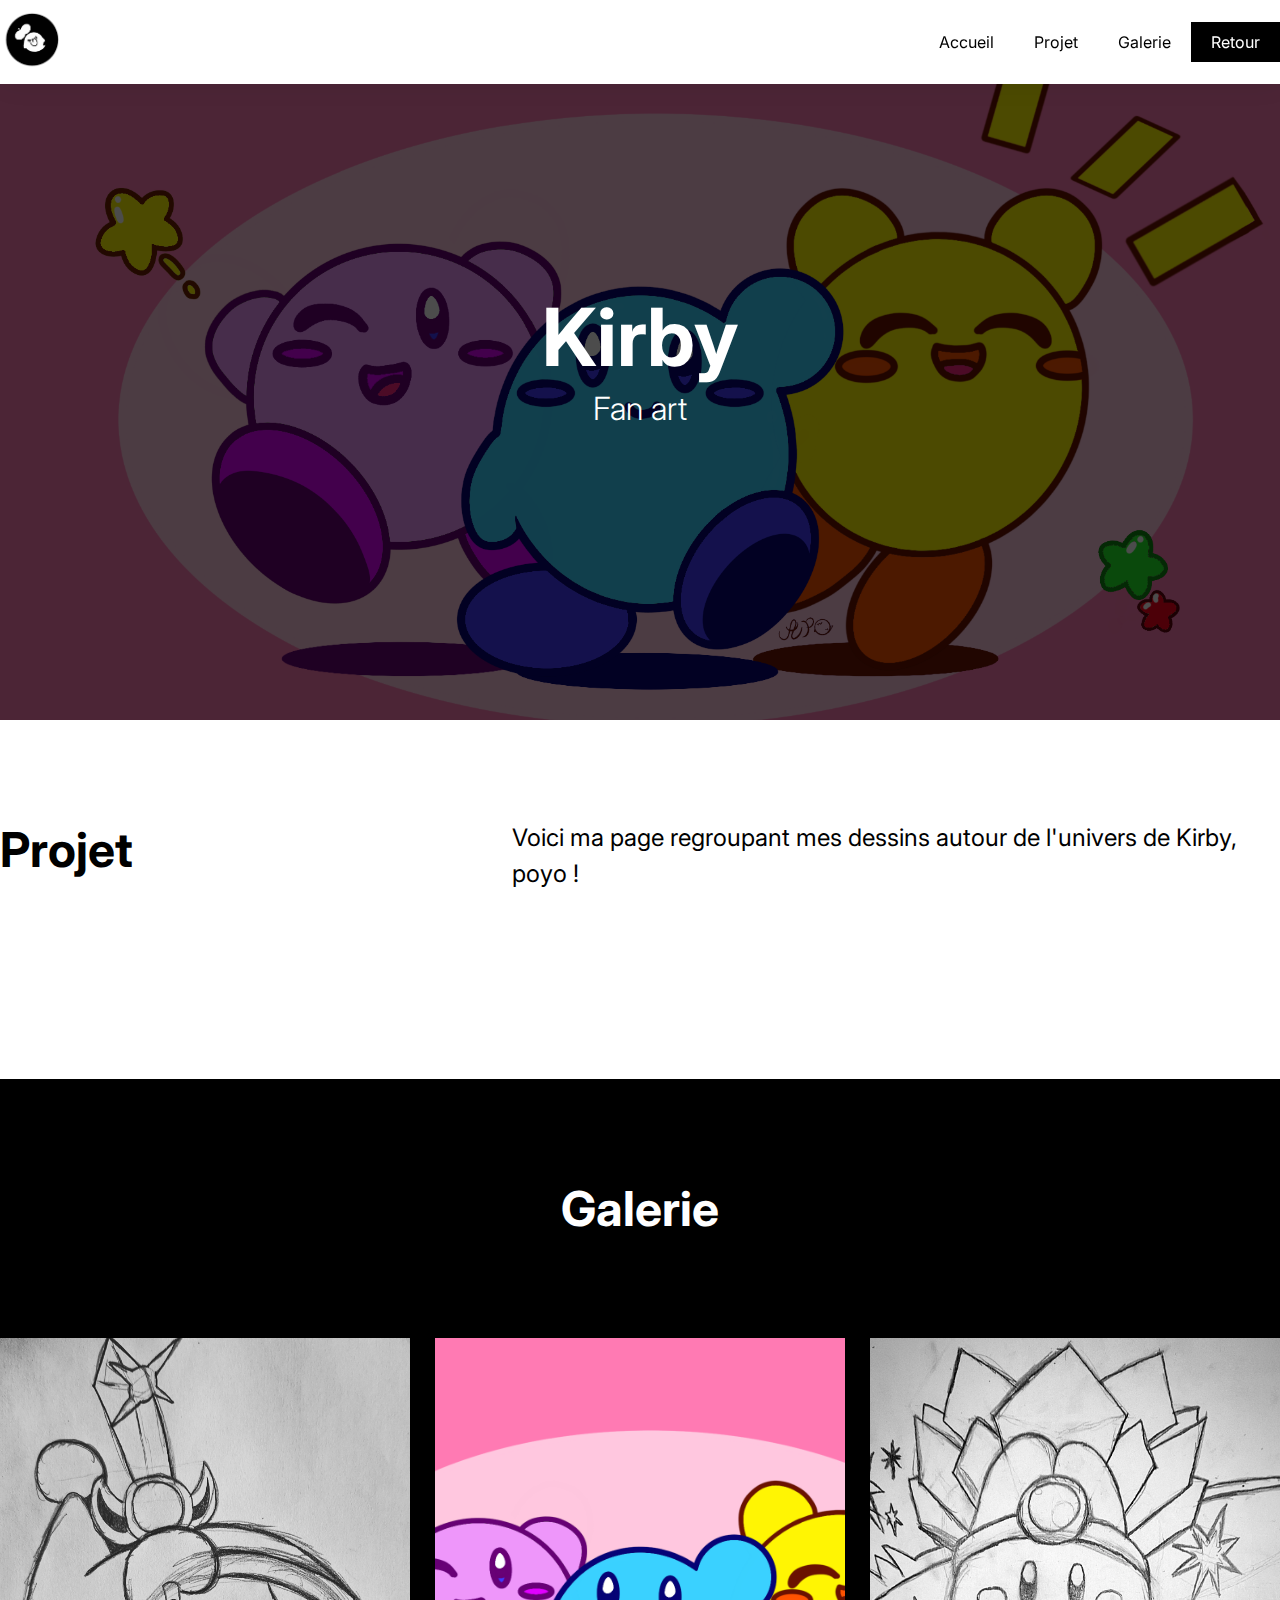
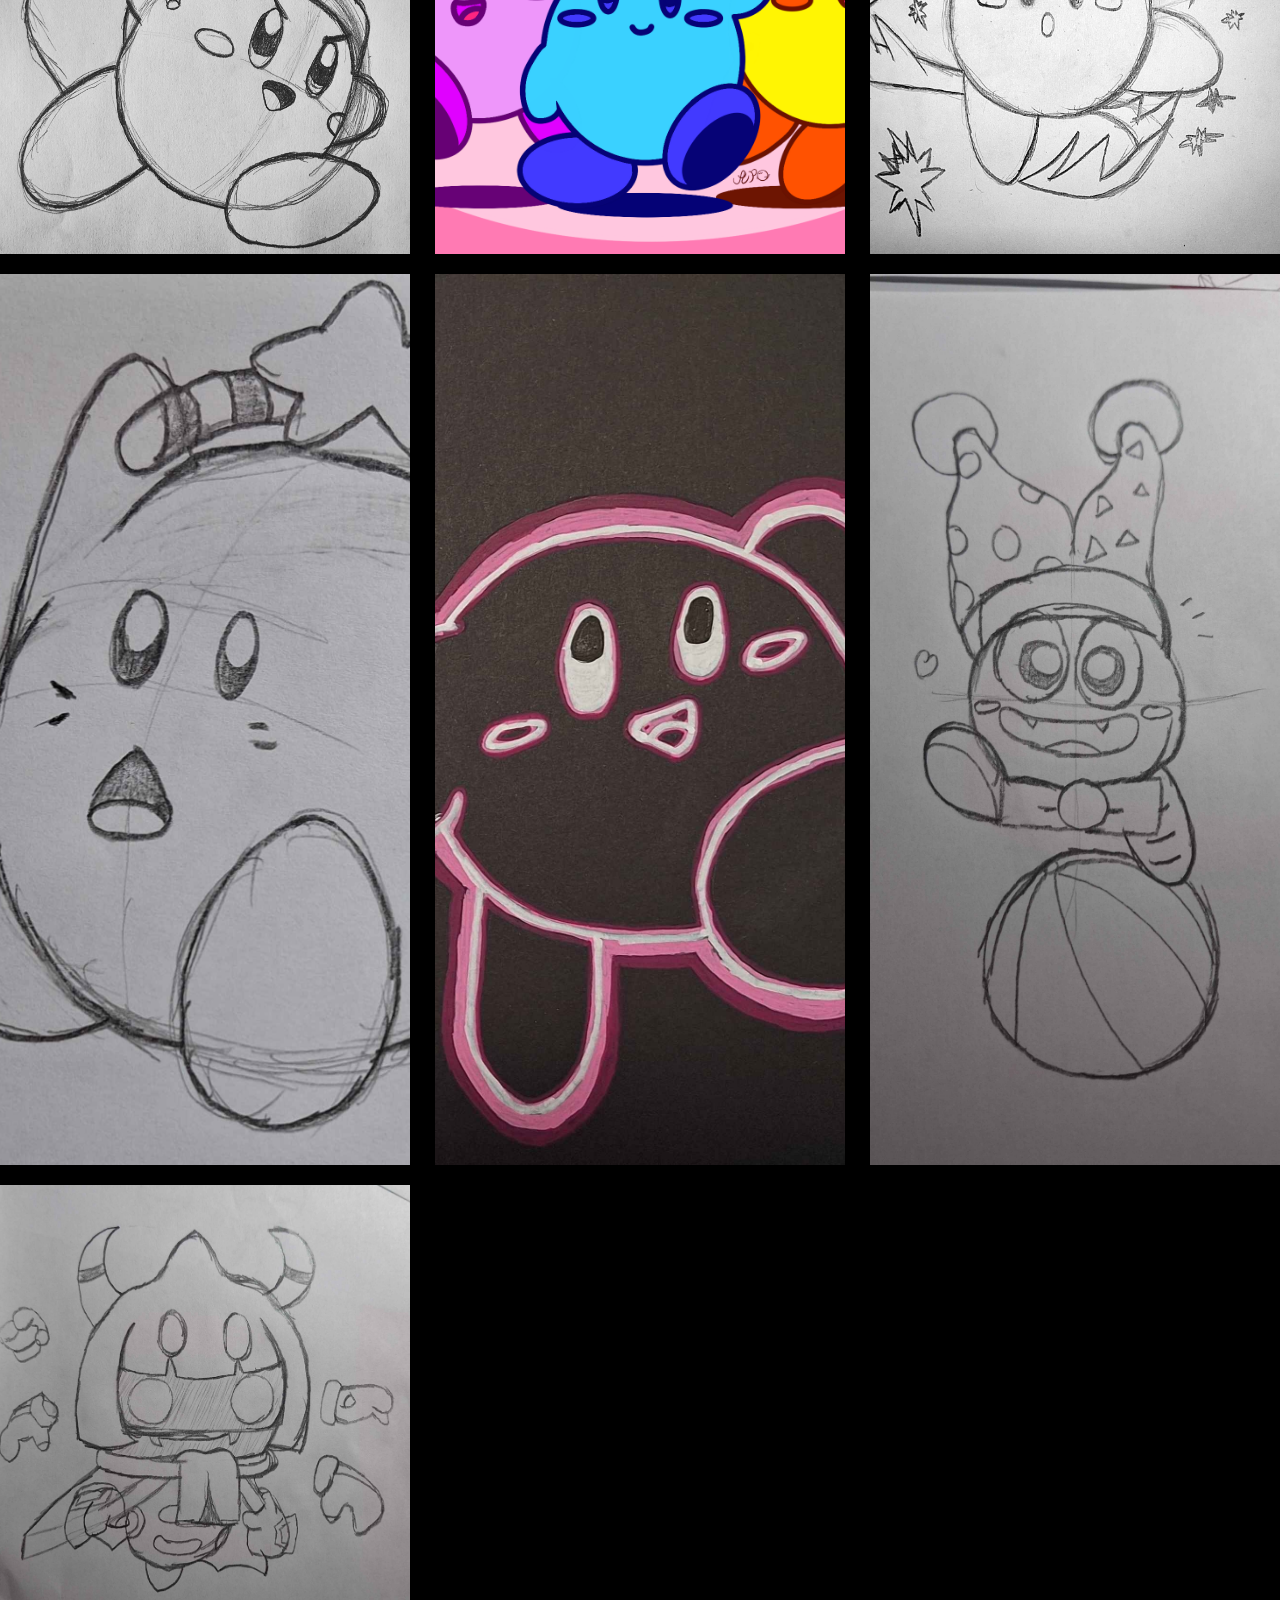
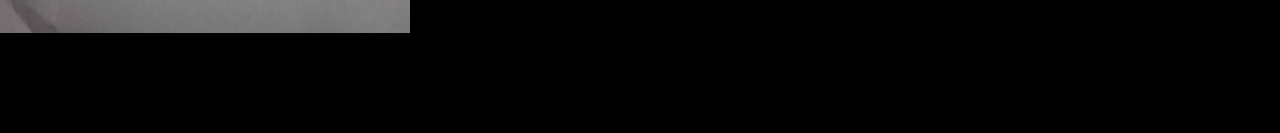
<file: Gallery_6.html>
<!DOCTYPE html>
<html>
    <head>
        <meta charset="utf-8" />
        <meta name="viewport" content="width=device-width, initial-scale=1" />
        <title>Kirby</title>
        <meta type="description" content="Voici mon portfolio" />
        <link rel="stylesheet" href="styles/styles.css" type="text/css">
    </head>
    <body>
        <header>
            <div class="boxed">
                <div class="flex aligncenter space-between">
                    <button onclick="openMenu()" class="header-menu-mobile">
                        <span class="material-icons">menu</span>
                    </button>
                    <a href="img/website/Apopo_logo.png" class="header-logo">
                        <img src="img/website/Apopo_logo.png">
                    </a>
                    <ul class="header-menu">
                        <li><a href="#accueil">Accueil</a></li>
                        <li><a href="#projet">Projet</a></li>
                        <li><a href="#galerie">Galerie</a></li>
                        <li><a href="./index.html">Retour</a></li>
                    </ul>
                </div>
            </div>
        </header>
        <div id="accueil" class="slider">
                <img src="img/Gallery_6/Kirby friends.png" class="slider-background">
                <div class="slider-content">
                    <h1>Kirby</h1>
                    <p>Fan art</p>
                </div>
            </div>

        <div id="projet" class="section">
            <div class="boxed">
                <div class="flex toColumn mCenter">
                    <div class="w40 wm100">
                        <h2>Projet</h2> 
                    </div>
                    <div class="w60 wm100">
                        <p>Voici ma page regroupant mes dessins autour de l'univers de Kirby, poyo !</p>
                    </div>
                </div>
            </div>
        </div>

        <div id="galerie" class="section dark">
            <div class="boxed text-center"> 
                <h2>Galerie</h2>
                <div class="flex wrap gap20 space-between">
                    <div class="w32 wm47 gallery1">
                            <a href="img/Gallery_6/Kirby_sword.webp"><img src="img/Gallery_6/Kirby_sword.webp"></a>
                    </div>
                    <div class="w32 wm47 gallery1">
                            <a href="img/Gallery_6/Kirby friends.png"><img src="img/Gallery_6/Kirby friends.png"></a>
                    </div>
                    <div class="w32 wm47 gallery1">
                            <a href="img/Gallery_6/Kirby_ice.webp"><img src="img/Gallery_6/Kirby_ice.webp"></a>
                    </div>
                    <div class="w32 wm47 gallery1">
                        <a href="img/Gallery_6/Kirby_croquis.jpg"><img src="img/Gallery_6/Kirby_star_road.jpg"></a>
                </div>
                <div class="w32 wm47 gallery1">
                    <a href="img/Gallery_6/Kirby_neon.jpg"><img src="img/Gallery_6/Kirby_neon.jpg"></a>
            </div>
            <div class="w32 wm47 gallery1">
                <a href="img/Gallery_6/Marx.jpg"><img src="img/Gallery_6/Marx.jpg"></a>
        </div>
        <div class="w32 wm47 gallery1">
            <a href="img/Gallery_6/villain.jpg"><img src="img/Gallery_6/villain.jpg"></a>
        </div>
    </div>
</div>
</body>

    <script src="js/app.js"></script>
</html>
</file>
<file: styles/styles.css>
@import url('https://fonts.googleapis.com/css2?family=Inter:ital,opsz,wght@0,14..32,100..900;1,14..32,100..900&display=swap');

*{
    margin: 0;
    padding: 0;
}

body{
    font-family: 'Inter', sans-serif;
}

.slider{
    width: 100%;
    min-height: 80vh;
    aspect-ratio: 16/9;
    background: #000;
    position: relative;
}

.slider-background{
    width: 100%;
    height: 100%;
    object-fit: cover;
    filter: brightness(30%);
}

.slider-content{
    position: absolute;
    top: 50%;
    left: 50%;
    transform: translate(-50%, -50%);
    text-align: center;
}

h1{
    color: #fff;
    font-size: 5rem;
}

h2{
    font-size: 3rem;
    margin-bottom: 100px;
}

p{
    font-size: 1.5rem;
    line-height: 1.5em;
}

.slider-content p{
    color: #fff;
    font-size: 2rem;
    font-weight: 300;
}

.section{
    padding: 100px 0;
}

.boxed{
    max-width: 1280px;
    margin-inline: auto;
}

.flex{
    display: flex;
}

.dark{
    background: #000;
    color: #fff;
}

.w40{
    width: 40%;
}

.w60{
    width: 60%;
}

.text-center{
    text-align: center;
}

.w25{
    width: 25%;
}

.w32{
    width: 32%;
}

.space-between{
    justify-content: space-between;
}

.gap20{
    gap: 20px;
}

.wrap{
    flex-wrap: wrap;
}


.skill{
    background: #fff;
    border-radius: 15px;
    padding: 20px;
    box-sizing: border-box;
}

.skill img{
    width: 100px;
    height: 100px;
    aspect-ratio: 1/1;
    object-fit: contain;
}

.skill h3{
    color: #000;
    margin-top: 10px;
}

.realisation{
    height: auto;
    aspect-ratio: 1/1;
    position: relative;
}

.realisation h3{
    position: absolute;
    top: 50%;
    left: 50%;
    transform: translate(-50%, -50%);
    font-size: 2rem;
    width: max-content;
    opacity: 0;
    transition: .4s ease;
}

.realisation a{
    display: block;
    width: 100%;
    height: 100%;
    text-decoration: none;
    color: #fff;
}

.realisation img{
    width: 100%;
    height: 100%;
    object-fit: cover;
    filter: brightness(40%);
    transition: .4s ease;
}

.realisation:hover img{
    filter: brightness(60%);
}

.realisation:hover h3{
    opacity: 1;
}

.gallery1 img{
    width: 100%;
    height: 100%;
    object-fit: cover;
}

.icon{
    display: block;
    font-size: 40px !important;
}

.label{
    display: block;
    font-weight: 700;
    text-transform: uppercase;
    margin: 10px 0;
    font-size: 1.5rem;
}

.value{
    display: block;
    font-size: 1.2rem;
}

.contact{
    border: 2px dashed #fff;
    border-radius: 15px;
    padding: 30px;
    box-sizing: border-box;
}

.aligncenter{
    align-items: center;
}

header{
    position: fixed;
    top: 0;
    left: 0;
    width: 100%;
    background: #fff;
    z-index: 999;
    padding-block: 10px;
    box-shadow: 1px 1px 25px rgba(0,0,0,0.07);
}

.header-logo{
    display: block;
}

.header-logo img{
    width: 60px;
}

.header-menu{
    display: flex;
    align-items: center;
    list-style: none;
}

.header-menu li a{
    text-decoration: none;
    color: #000;
    padding: 10px 20px;
    display: block;
    box-sizing: border-box;
    transition: .2s ease;
}

.active{
    display: flex;
}

.header-menu li a:hover{
    background-color: #f2f2f2;
}

.header-menu li:last-child a{
    background-color: black;
    color: #fff;
}

.header-menu-mobile{
    display: none;
}

@media(max-width:810px){

    header{
        height: 60px !important;
    }

    .header-menu-mobile{
        display: block;
        border: 0px;
        background-color: #fff;
        position: absolute;
        left: 5%;
        top: 50%;
        transform: translateY(-50%);
        z-index: 991;
    }

    .header-logo{
        position: absolute;
        left: 50%;
        top: 50%;
        transform: translate(-50%, -50%);
        z-index: 9;
    }

    .header-menu{
        position: fixed;
        top: O;
        left: 0;
        width: 100%;
        height: 100vh;
        background-color: #fff;
        flex-direction: column;
        align-items: center;
        justify-content: center;
        gap: 30px;
        display: none;
    }

    .header-menu li:last-child a{
        margin-top: 10px;
    }

    h2{
        font-size: 1.75rem;
        margin-bottom: 30px;
    }

    .slider{
        height: 60vh;
    }

    .slider-content{
        width: 90%;
    }

    .slider-content p{
        margin-top: 20px;
        font-size: 1.5rem;
        text-wrap: balance;
    }

    h1{
        font-size: 2rem;
    }

    p{
        font-size: 1rem;
        text-wrap: balance;
    }

    .toColumn{
        flex-direction: column;
    }

    .mCenter{
        justify-content: center;
        align-items: center;
        text-align: center;
    }

    .wm100{
        width: 100% !important;
    }

    .section{
        padding: 50px 0;
    }

    .boxed{
        max-width: 90%;
    }

    .wm47{
        width: 47%;
    }

    .mgap20{
        gap: 20px;
    }
}
</file>
